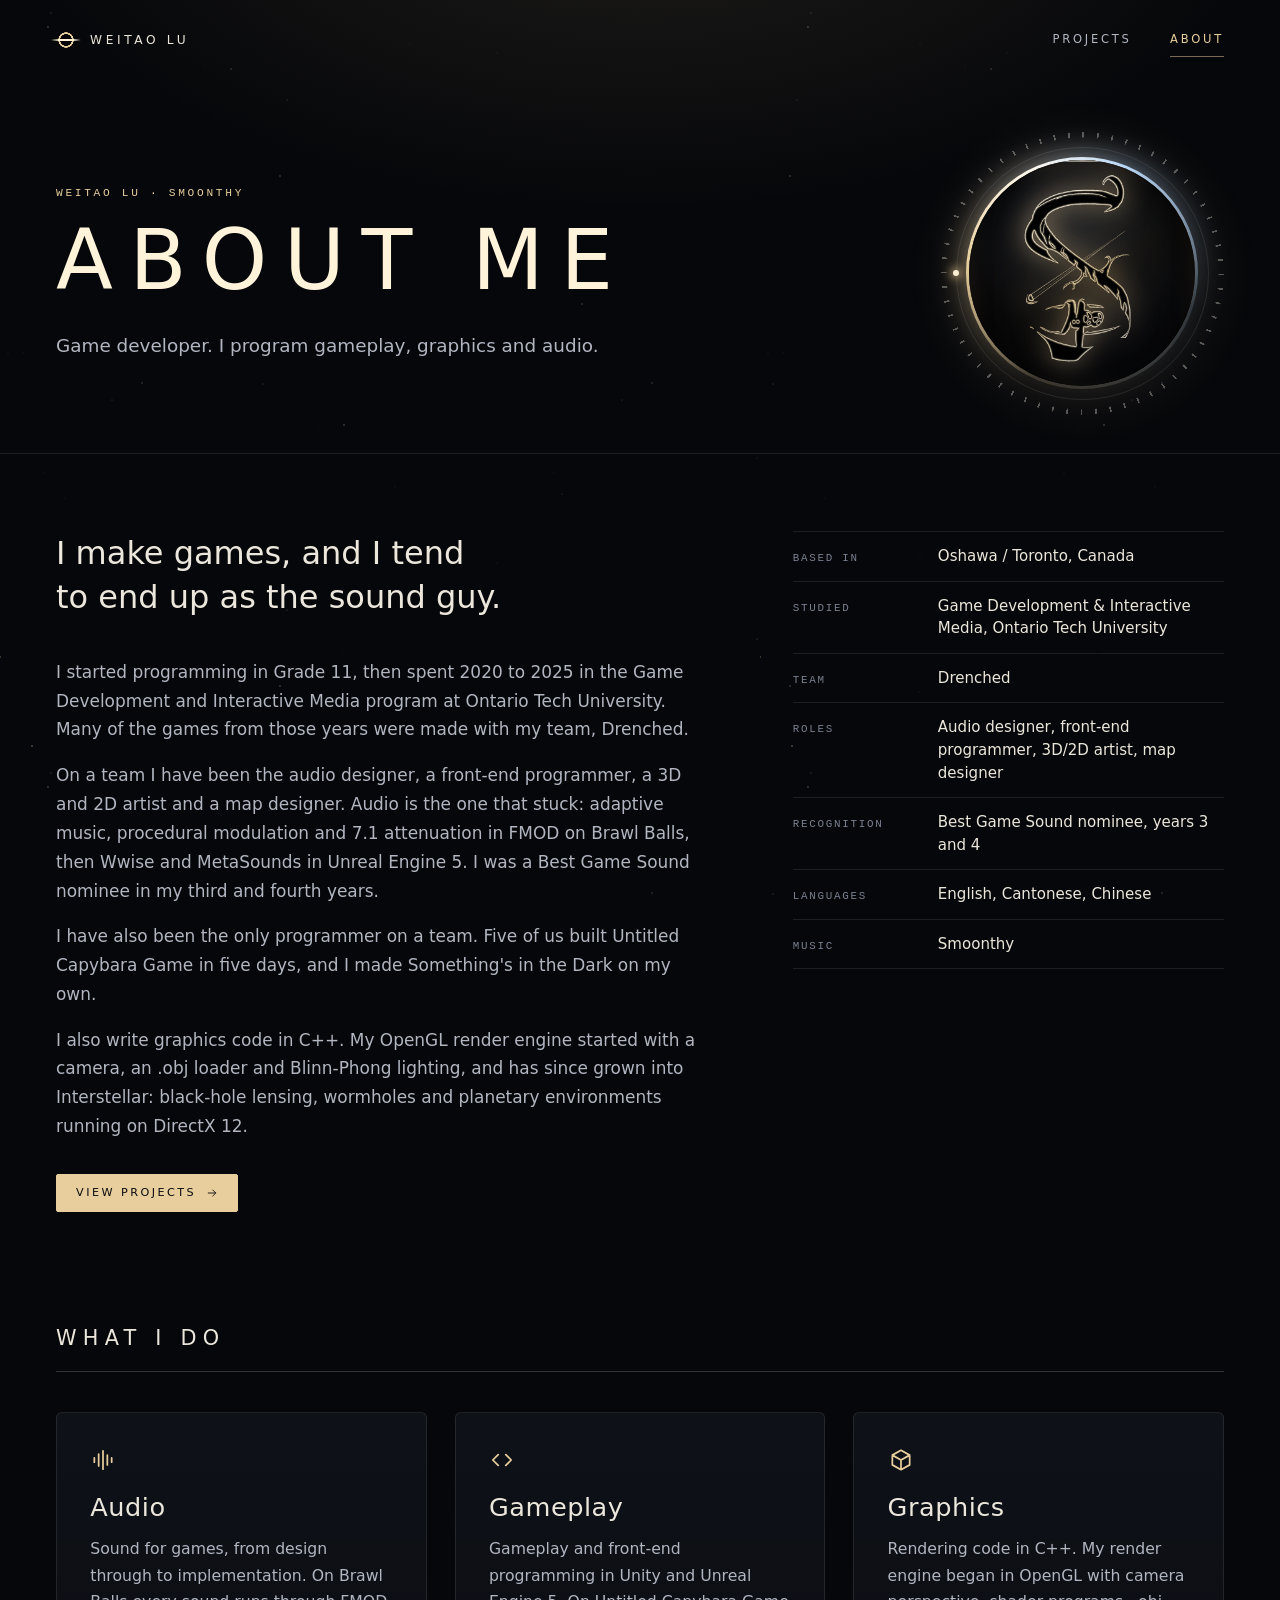
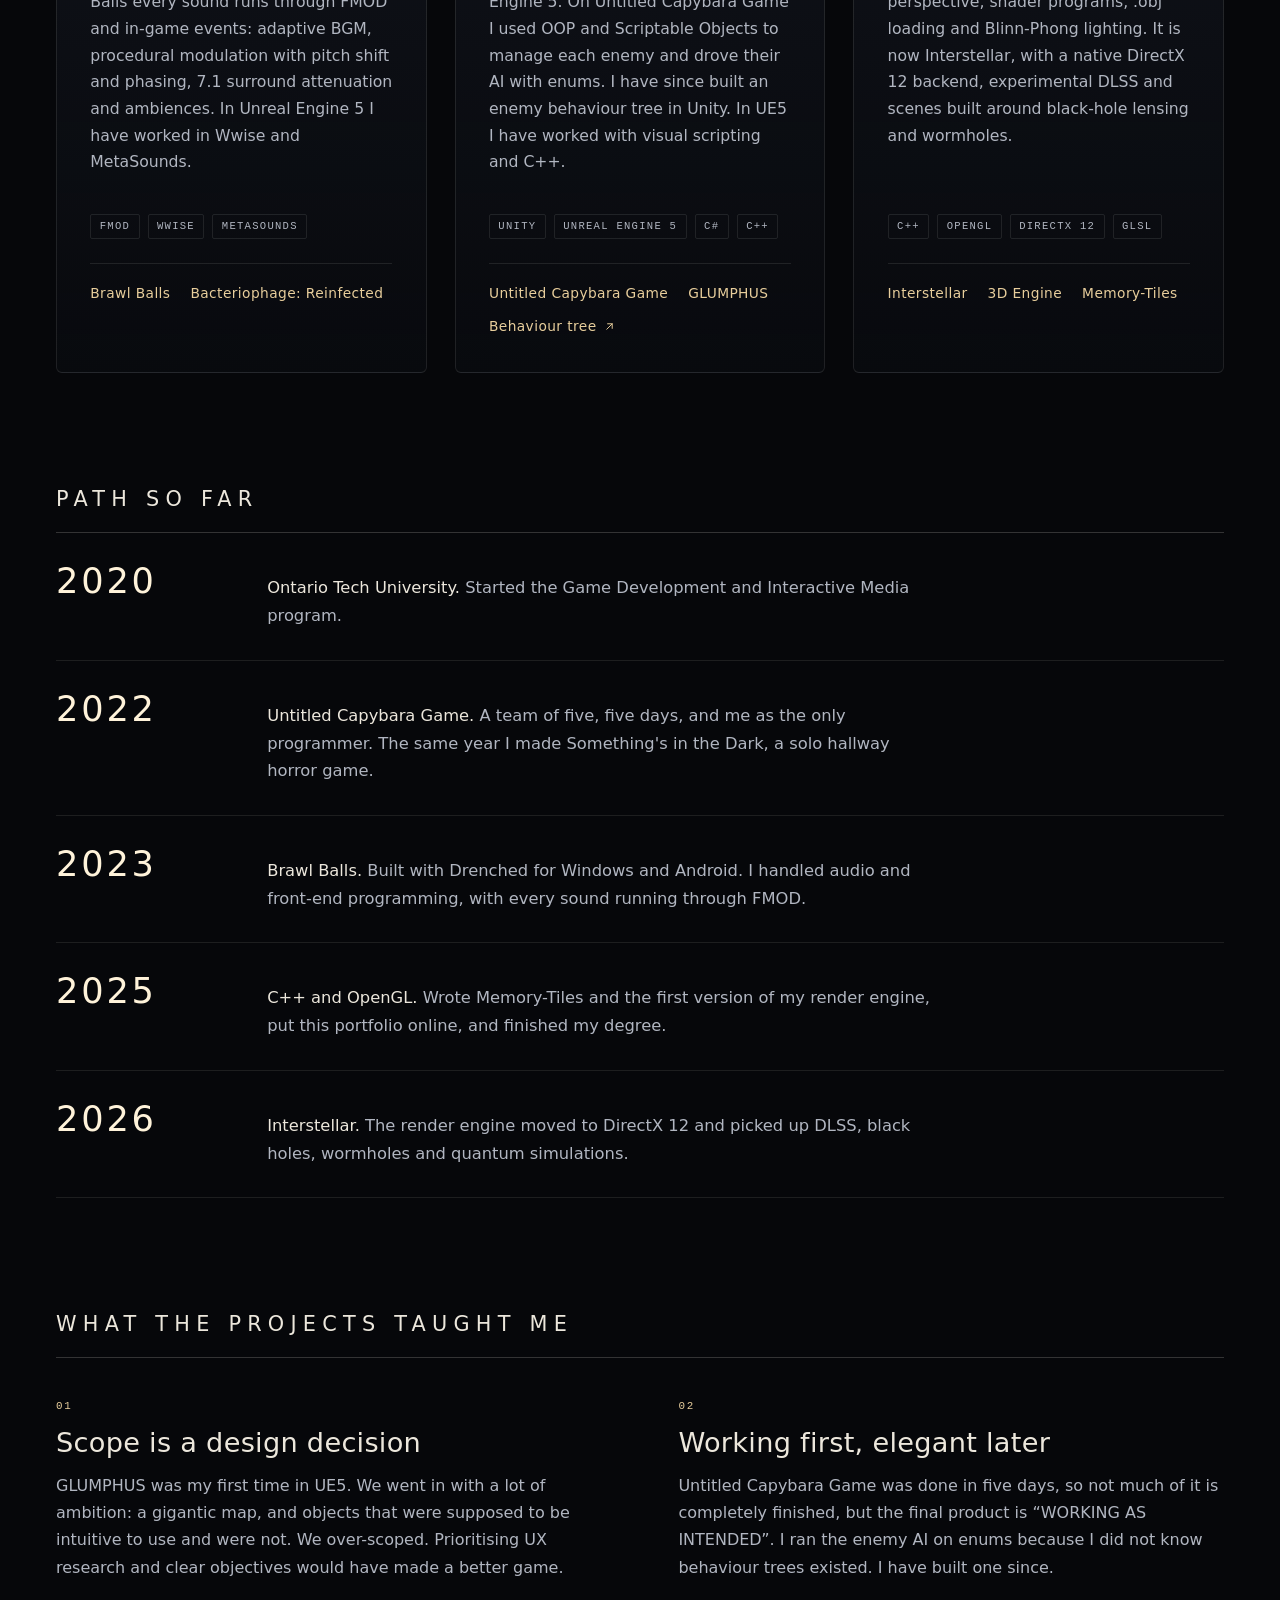
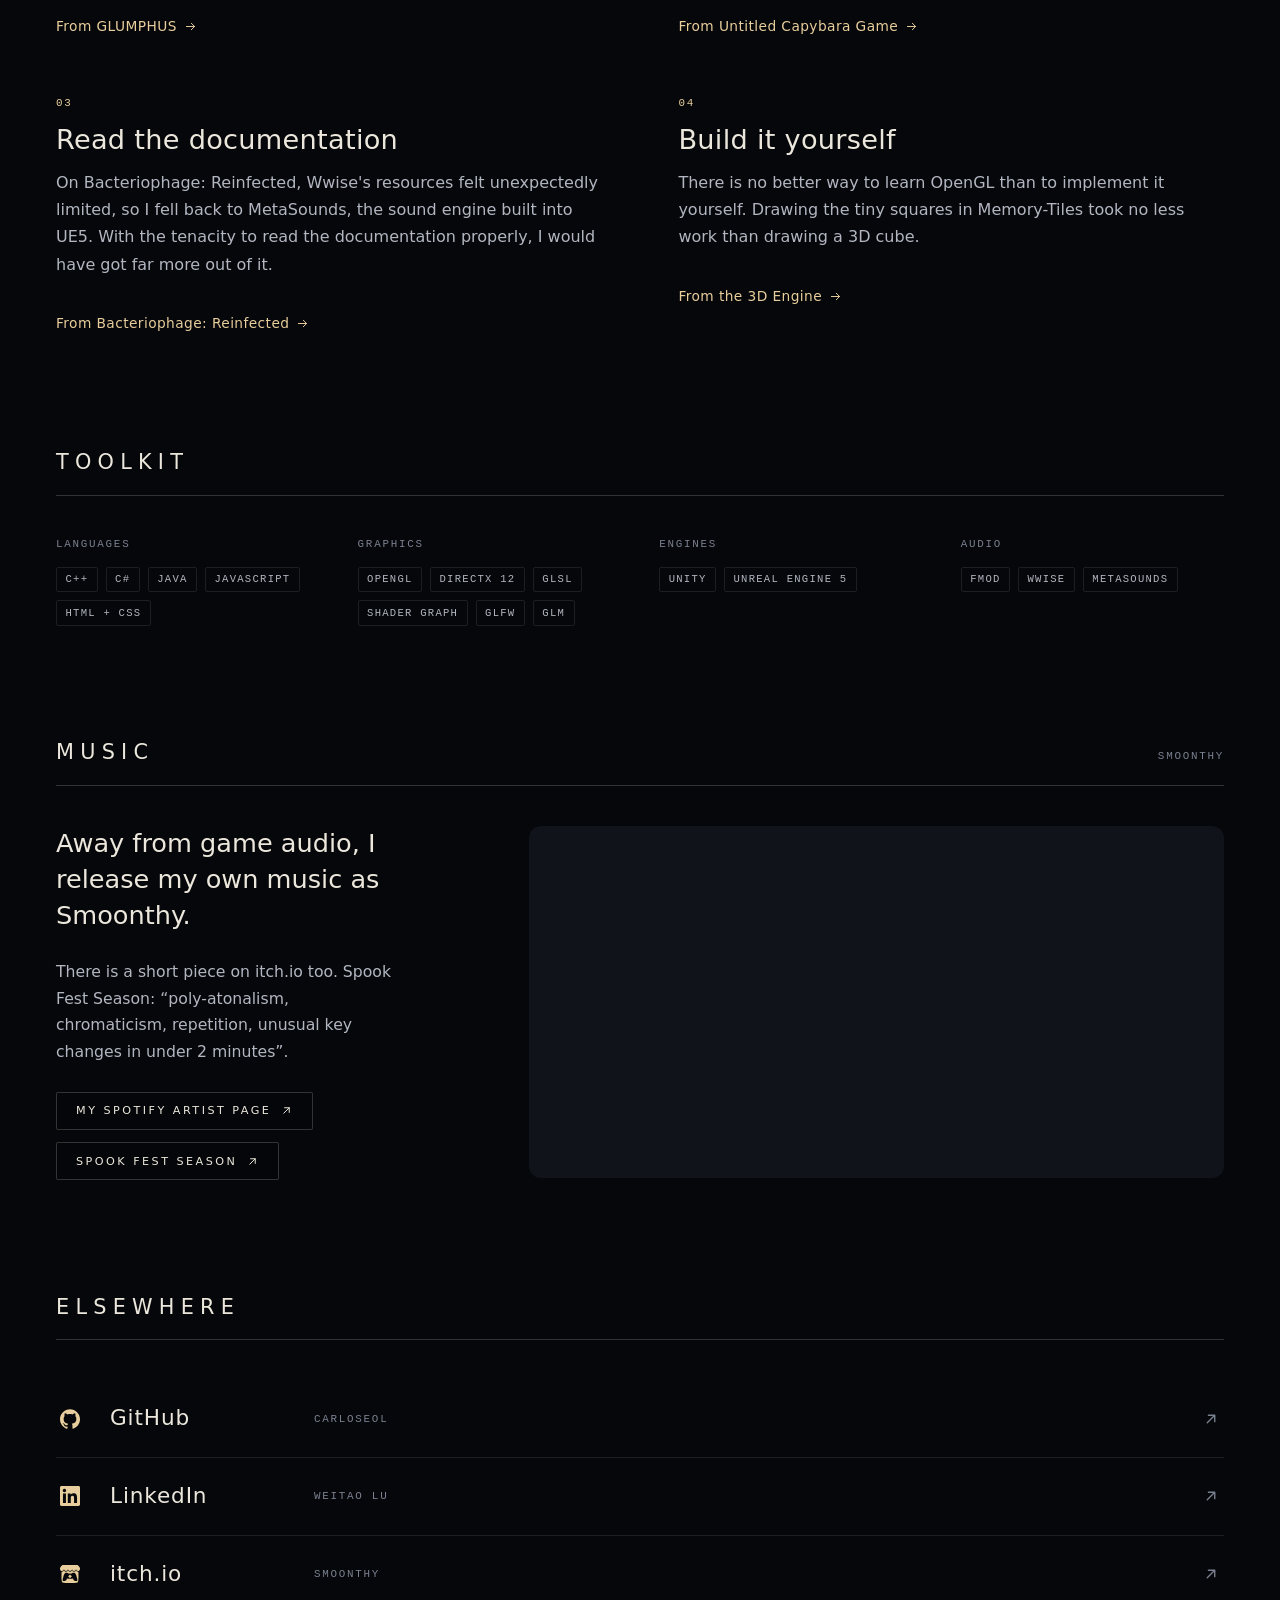
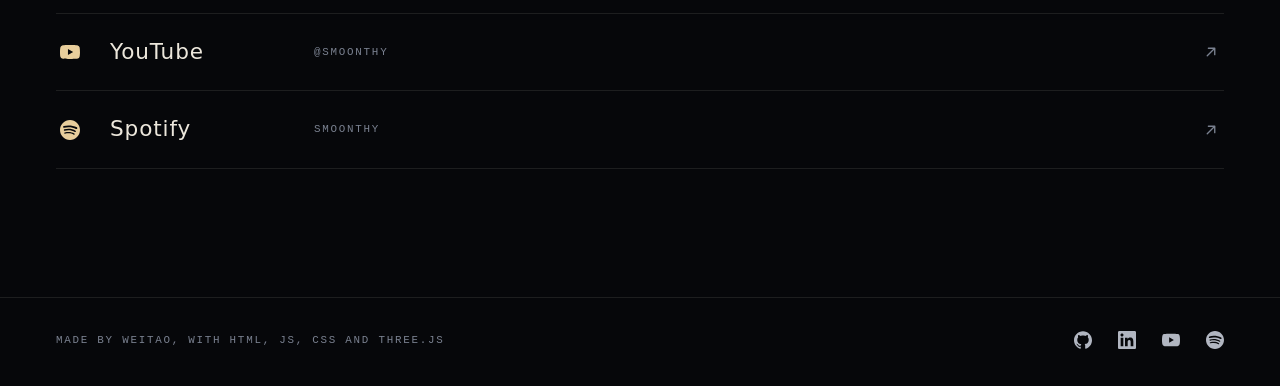
<file: about.html>
<!DOCTYPE html>
<html lang="en">
<head>
    <meta charset="UTF-8">
    <meta name="viewport" content="width=device-width, initial-scale=1">

    <title>About | Weitao Lu</title>
    <meta name="description" content="About Weitao Lu: game developer, graphics programmer and sound guy. Also makes music as Smoonthy.">
    <meta name="theme-color" content="#06070a">
    <meta property="og:title" content="About | Weitao Lu">
    <meta property="og:description" content="Game developer, graphics programmer and sound guy. Also makes music as Smoonthy.">
    <meta property="og:image" content="https://carloseol.github.io/imgs/gargantua-background.png">

    <link rel="icon" type="image/png" href="imgs/SmoonthyLogoTransparent.png">
    <link rel="stylesheet" href="css/site.css">
    <script src="js/site.js" defer></script>
</head>

<body>
    <header class="masthead">
        <div class="nav">
            <a class="brand" href="index.html">
                <span class="brand__mark" aria-hidden="true"></span>
                Weitao Lu
            </a>
            <nav aria-label="Primary">
                <ul class="nav__links">
                    <li><a href="projects.html">Projects</a></li>
                    <li><a href="about.html" aria-current="page">About</a></li>
                </ul>
            </nav>
        </div>

        <div class="masthead__inner wrap">
            <div>
                <p class="eyebrow">Weitao Lu · Smoonthy</p>
                <h1 class="page-title display">About me</h1>
                <p class="lede">Game developer. I program gameplay, graphics and audio.</p>
            </div>
            <div class="emblem">
                <span class="emblem__orbit" aria-hidden="true"></span>
                <span class="emblem__ring" aria-hidden="true"></span>
                <div class="emblem__core">
                    <img src="imgs/SmoonthyLogoTransparent.png" alt="Smoonthy logo" width="1600" height="1600">
                </div>
            </div>
        </div>
    </header>

    <main class="wrap">

        <section class="about" aria-label="Biography">
            <div class="about__bio reveal">
                <p>I make games, and I tend to end up as the sound guy.</p>
                <p>I started programming in Grade 11, then spent 2020 to 2025 in the Game Development and Interactive Media program at Ontario Tech University. Many of the games from those years were made with my team, Drenched.</p>
                <p>On a team I have been the audio designer, a front-end programmer, a 3D and 2D artist and a map designer. Audio is the one that stuck: adaptive music, procedural modulation and 7.1 attenuation in FMOD on Brawl Balls, then Wwise and MetaSounds in Unreal Engine 5. I was a Best Game Sound nominee in my third and fourth years.</p>
                <p>I have also been the only programmer on a team. Five of us built Untitled Capybara Game in five days, and I made Something's in the Dark on my own.</p>
                <p>I also write graphics code in C++. My OpenGL render engine started with a camera, an .obj loader and Blinn-Phong lighting, and has since grown into Interstellar: black-hole lensing, wormholes and planetary environments running on DirectX 12.</p>
                <a class="btn btn--primary" href="projects.html">
                    View projects
                    <span class="icon icon--arrow-e" aria-hidden="true"></span>
                </a>
            </div>

            <aside class="about__facts reveal" aria-label="Quick facts">
                <dl class="specs">
                    <div><dt class="label">Based in</dt><dd>Oshawa / Toronto, Canada</dd></div>
                    <div><dt class="label">Studied</dt><dd>Game Development &amp; Interactive Media, Ontario Tech University</dd></div>
                    <div><dt class="label">Team</dt><dd>Drenched</dd></div>
                    <div><dt class="label">Roles</dt><dd>Audio designer, front-end programmer, 3D/2D artist, map designer</dd></div>
                    <div><dt class="label">Recognition</dt><dd>Best Game Sound nominee, years 3 and 4</dd></div>
                    <div><dt class="label">Languages</dt><dd>English, Cantonese, Chinese</dd></div>
                    <div><dt class="label">Music</dt><dd>Smoonthy</dd></div>
                </dl>
            </aside>
        </section>

        <section class="section" aria-labelledby="work-title">
            <header class="section__head">
                <h2 id="work-title" class="group__title">What I do</h2>
            </header>
            <ul class="cards">
                <li class="card reveal">
                    <span class="icon icon--wave" aria-hidden="true"></span>
                    <h3 class="card__title">Audio</h3>
                    <p>Sound for games, from design through to implementation. On Brawl Balls every sound runs through FMOD and in-game events: adaptive BGM, procedural modulation with pitch shift and phasing, 7.1 surround attenuation and ambiences. In Unreal Engine 5 I have worked in Wwise and MetaSounds.</p>
                    <ul class="tags">
                        <li>FMOD</li>
                        <li>Wwise</li>
                        <li>MetaSounds</li>
                    </ul>
                    <p class="card__links">
                        <a class="textlink" href="projects.html#brawl-balls">Brawl Balls</a>
                        <a class="textlink" href="projects.html#bacteriophage">Bacteriophage: Reinfected</a>
                    </p>
                </li>
                <li class="card reveal">
                    <span class="icon icon--code" aria-hidden="true"></span>
                    <h3 class="card__title">Gameplay</h3>
                    <p>Gameplay and front-end programming in Unity and Unreal Engine 5. On Untitled Capybara Game I used OOP and Scriptable Objects to manage each enemy and drove their AI with enums. I have since built an enemy behaviour tree in Unity. In UE5 I have worked with visual scripting and C++.</p>
                    <ul class="tags">
                        <li>Unity</li>
                        <li>Unreal Engine 5</li>
                        <li>C#</li>
                        <li>C++</li>
                    </ul>
                    <p class="card__links">
                        <a class="textlink" href="projects.html#capybara">Untitled Capybara Game</a>
                        <a class="textlink" href="projects.html#glumphus">GLUMPHUS</a>
                        <a class="textlink" href="https://github.com/CarlosEOL/AlienIsolation" target="_blank" rel="noopener noreferrer">Behaviour tree <span class="icon icon--arrow-ne" aria-hidden="true"></span></a>
                    </p>
                </li>
                <li class="card reveal">
                    <span class="icon icon--cube" aria-hidden="true"></span>
                    <h3 class="card__title">Graphics</h3>
                    <p>Rendering code in C++. My render engine began in OpenGL with camera perspective, shader programs, .obj loading and Blinn-Phong lighting. It is now Interstellar, with a native DirectX 12 backend, experimental DLSS and scenes built around black-hole lensing and wormholes.</p>
                    <ul class="tags">
                        <li>C++</li>
                        <li>OpenGL</li>
                        <li>DirectX 12</li>
                        <li>GLSL</li>
                    </ul>
                    <p class="card__links">
                        <a class="textlink" href="projects.html#latest">Interstellar</a>
                        <a class="textlink" href="projects.html#render-engine">3D Engine</a>
                        <a class="textlink" href="projects.html#memory-tiles">Memory-Tiles</a>
                    </p>
                </li>
            </ul>
        </section>

        <section class="section" aria-labelledby="path-title">
            <header class="section__head">
                <h2 id="path-title" class="group__title">Path so far</h2>
            </header>
            <ol class="path">
                <li class="reveal">
                    <span class="path__year">2020</span>
                    <p><strong>Ontario Tech University.</strong> Started the Game Development and Interactive Media program.</p>
                </li>
                <li class="reveal">
                    <span class="path__year">2022</span>
                    <p><strong>Untitled Capybara Game.</strong> A team of five, five days, and me as the only programmer. The same year I made Something's in the Dark, a solo hallway horror game.</p>
                </li>
                <li class="reveal">
                    <span class="path__year">2023</span>
                    <p><strong>Brawl Balls.</strong> Built with Drenched for Windows and Android. I handled audio and front-end programming, with every sound running through FMOD.</p>
                </li>
                <li class="reveal">
                    <span class="path__year">2025</span>
                    <p><strong>C++ and OpenGL.</strong> Wrote Memory-Tiles and the first version of my render engine, put this portfolio online, and finished my degree.</p>
                </li>
                <li class="reveal">
                    <span class="path__year">2026</span>
                    <p><strong>Interstellar.</strong> The render engine moved to DirectX 12 and picked up DLSS, black holes, wormholes and quantum simulations.</p>
                </li>
            </ol>
        </section>

        <section class="section" aria-labelledby="lessons-title">
            <header class="section__head">
                <h2 id="lessons-title" class="group__title">What the projects taught me</h2>
            </header>
            <ol class="lessons">
                <li class="lesson reveal">
                    <p class="lesson__index label">01</p>
                    <h3 class="lesson__title">Scope is a design decision</h3>
                    <p>GLUMPHUS was my first time in UE5. We went in with a lot of ambition: a gigantic map, and objects that were supposed to be intuitive to use and were not. We over-scoped. Prioritising UX research and clear objectives would have made a better game.</p>
                    <a class="textlink" href="projects.html#glumphus">From GLUMPHUS <span class="icon icon--arrow-e" aria-hidden="true"></span></a>
                </li>
                <li class="lesson reveal">
                    <p class="lesson__index label">02</p>
                    <h3 class="lesson__title">Working first, elegant later</h3>
                    <p>Untitled Capybara Game was done in five days, so not much of it is completely finished, but the final product is “WORKING AS INTENDED”. I ran the enemy AI on enums because I did not know behaviour trees existed. I have built one since.</p>
                    <a class="textlink" href="projects.html#capybara">From Untitled Capybara Game <span class="icon icon--arrow-e" aria-hidden="true"></span></a>
                </li>
                <li class="lesson reveal">
                    <p class="lesson__index label">03</p>
                    <h3 class="lesson__title">Read the documentation</h3>
                    <p>On Bacteriophage: Reinfected, Wwise's resources felt unexpectedly limited, so I fell back to MetaSounds, the sound engine built into UE5. With the tenacity to read the documentation properly, I would have got far more out of it.</p>
                    <a class="textlink" href="projects.html#bacteriophage">From Bacteriophage: Reinfected <span class="icon icon--arrow-e" aria-hidden="true"></span></a>
                </li>
                <li class="lesson reveal">
                    <p class="lesson__index label">04</p>
                    <h3 class="lesson__title">Build it yourself</h3>
                    <p>There is no better way to learn OpenGL than to implement it yourself. Drawing the tiny squares in Memory-Tiles took no less work than drawing a 3D cube.</p>
                    <a class="textlink" href="projects.html#render-engine">From the 3D Engine <span class="icon icon--arrow-e" aria-hidden="true"></span></a>
                </li>
            </ol>
        </section>

        <section class="section" aria-labelledby="toolkit-title">
            <header class="section__head">
                <h2 id="toolkit-title" class="group__title">Toolkit</h2>
            </header>
            <dl class="toolkit reveal">
                <div>
                    <dt class="label">Languages</dt>
                    <dd>
                        <ul class="tags">
                            <li>C++</li>
                            <li>C#</li>
                            <li>Java</li>
                            <li>JavaScript</li>
                            <li>HTML + CSS</li>
                        </ul>
                    </dd>
                </div>
                <div>
                    <dt class="label">Graphics</dt>
                    <dd>
                        <ul class="tags">
                            <li>OpenGL</li>
                            <li>DirectX 12</li>
                            <li>GLSL</li>
                            <li>Shader Graph</li>
                            <li>GLFW</li>
                            <li>glm</li>
                        </ul>
                    </dd>
                </div>
                <div>
                    <dt class="label">Engines</dt>
                    <dd>
                        <ul class="tags">
                            <li>Unity</li>
                            <li>Unreal Engine 5</li>
                        </ul>
                    </dd>
                </div>
                <div>
                    <dt class="label">Audio</dt>
                    <dd>
                        <ul class="tags">
                            <li>FMOD</li>
                            <li>Wwise</li>
                            <li>MetaSounds</li>
                        </ul>
                    </dd>
                </div>
            </dl>
        </section>

        <section class="section" aria-labelledby="music-title">
            <header class="section__head">
                <h2 id="music-title" class="group__title">Music</h2>
                <span class="label">Smoonthy</span>
            </header>
            <div class="music reveal">
                <div class="music__copy">
                    <p>Away from game audio, I release my own music as Smoonthy.</p>
                    <p class="music__note">There is a short piece on itch.io too. Spook Fest Season: “poly-atonalism, chromaticism, repetition, unusual key changes in under 2 minutes”.</p>
                    <div class="music__actions">
                        <a class="btn" href="https://open.spotify.com/artist/6OdnVMSnAFQ1AN4dt7hIyo?si=LE-pt3MBTmanfOJVAaQlDA" target="_blank" rel="noopener noreferrer">
                            My Spotify artist page
                            <span class="icon icon--arrow-ne" aria-hidden="true"></span>
                        </a>
                        <a class="btn" href="https://smoonthy.itch.io/spook-fest-season" target="_blank" rel="noopener noreferrer">
                            Spook Fest Season
                            <span class="icon icon--arrow-ne" aria-hidden="true"></span>
                        </a>
                    </div>
                </div>
                <iframe class="music__embed"
                        title="Smoonthy on Spotify"
                        src="https://open.spotify.com/embed/artist/6OdnVMSnAFQ1AN4dt7hIyo?utm_source=generator&amp;theme=0"
                        allow="autoplay; clipboard-write; encrypted-media; fullscreen; picture-in-picture"
                        loading="lazy"></iframe>
            </div>
        </section>

        <section class="section" aria-labelledby="elsewhere-title">
            <header class="section__head">
                <h2 id="elsewhere-title" class="group__title">Elsewhere</h2>
            </header>
            <ul class="links reveal">
                <li>
                    <a href="https://github.com/CarlosEOL" target="_blank" rel="noopener noreferrer">
                        <span class="icon icon--github" aria-hidden="true"></span>
                        <span class="links__name">GitHub</span>
                        <span class="links__handle label">CarlosEOL</span>
                        <span class="icon icon--arrow-ne" aria-hidden="true"></span>
                    </a>
                </li>
                <li>
                    <a href="https://www.linkedin.com/in/carlos-lu-8a4ab1252/" target="_blank" rel="noopener noreferrer">
                        <span class="icon icon--linkedin" aria-hidden="true"></span>
                        <span class="links__name">LinkedIn</span>
                        <span class="links__handle label">Weitao Lu</span>
                        <span class="icon icon--arrow-ne" aria-hidden="true"></span>
                    </a>
                </li>
                <li>
                    <a href="https://smoonthy.itch.io/" target="_blank" rel="noopener noreferrer">
                        <span class="icon icon--itch" aria-hidden="true"></span>
                        <span class="links__name">itch.io</span>
                        <span class="links__handle label">smoonthy</span>
                        <span class="icon icon--arrow-ne" aria-hidden="true"></span>
                    </a>
                </li>
                <li>
                    <a href="https://www.youtube.com/@smoonthy" target="_blank" rel="noopener noreferrer">
                        <span class="icon icon--youtube" aria-hidden="true"></span>
                        <span class="links__name">YouTube</span>
                        <span class="links__handle label">@smoonthy</span>
                        <span class="icon icon--arrow-ne" aria-hidden="true"></span>
                    </a>
                </li>
                <li>
                    <a href="https://open.spotify.com/artist/6OdnVMSnAFQ1AN4dt7hIyo" target="_blank" rel="noopener noreferrer">
                        <span class="icon icon--spotify" aria-hidden="true"></span>
                        <span class="links__name">Spotify</span>
                        <span class="links__handle label">Smoonthy</span>
                        <span class="icon icon--arrow-ne" aria-hidden="true"></span>
                    </a>
                </li>
            </ul>
        </section>
    </main>

    <footer class="footer">
        <div class="footer__inner wrap">
            <p class="footer__note label">Made by Weitao, with HTML, JS, CSS and three.js</p>
            <ul class="social">
                <li><a href="https://github.com/CarlosEOL" target="_blank" rel="noopener noreferrer" aria-label="GitHub"><span class="icon icon--github" aria-hidden="true"></span></a></li>
                <li><a href="https://www.linkedin.com/in/carlos-lu-8a4ab1252/" target="_blank" rel="noopener noreferrer" aria-label="LinkedIn"><span class="icon icon--linkedin" aria-hidden="true"></span></a></li>
                <li><a href="https://www.youtube.com/@smoonthy" target="_blank" rel="noopener noreferrer" aria-label="YouTube"><span class="icon icon--youtube" aria-hidden="true"></span></a></li>
                <li><a href="https://open.spotify.com/artist/6OdnVMSnAFQ1AN4dt7hIyo" target="_blank" rel="noopener noreferrer" aria-label="Spotify"><span class="icon icon--spotify" aria-hidden="true"></span></a></li>
            </ul>
        </div>
    </footer>
</body>
</html>
</file>
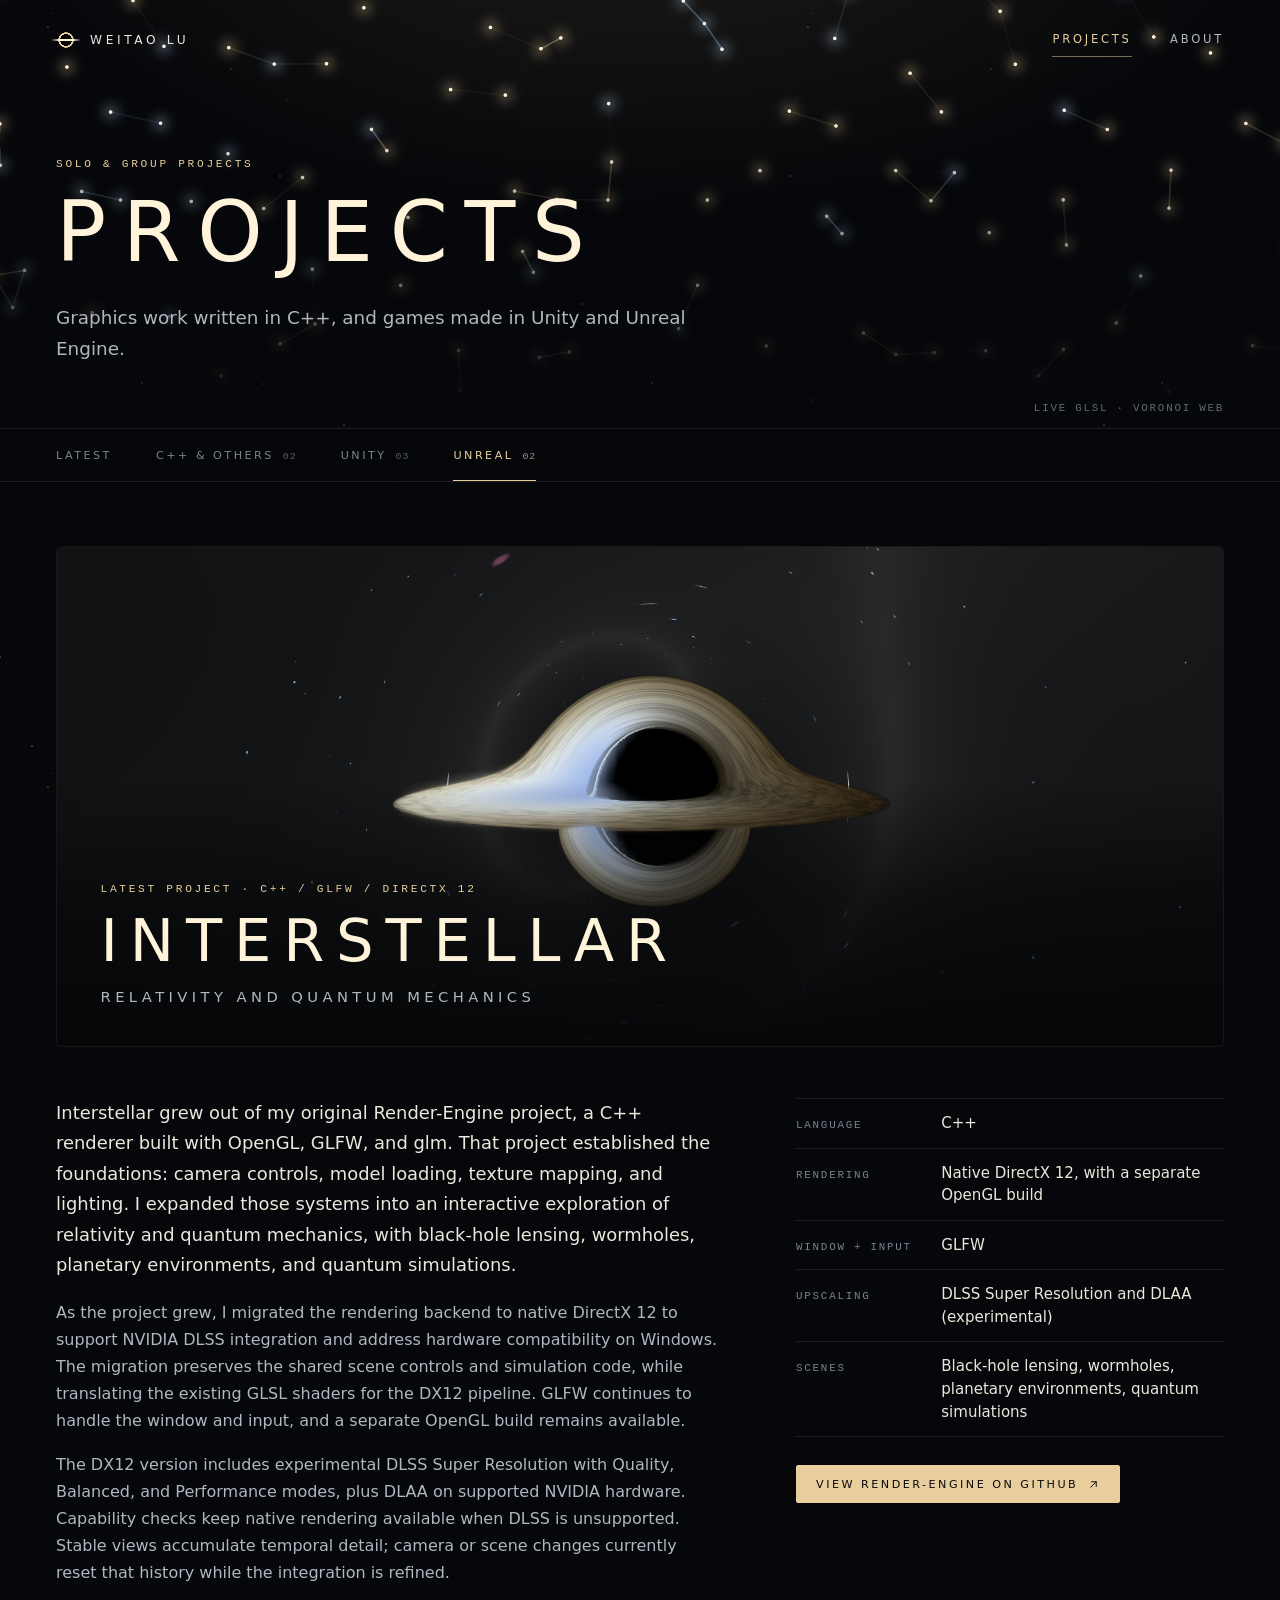
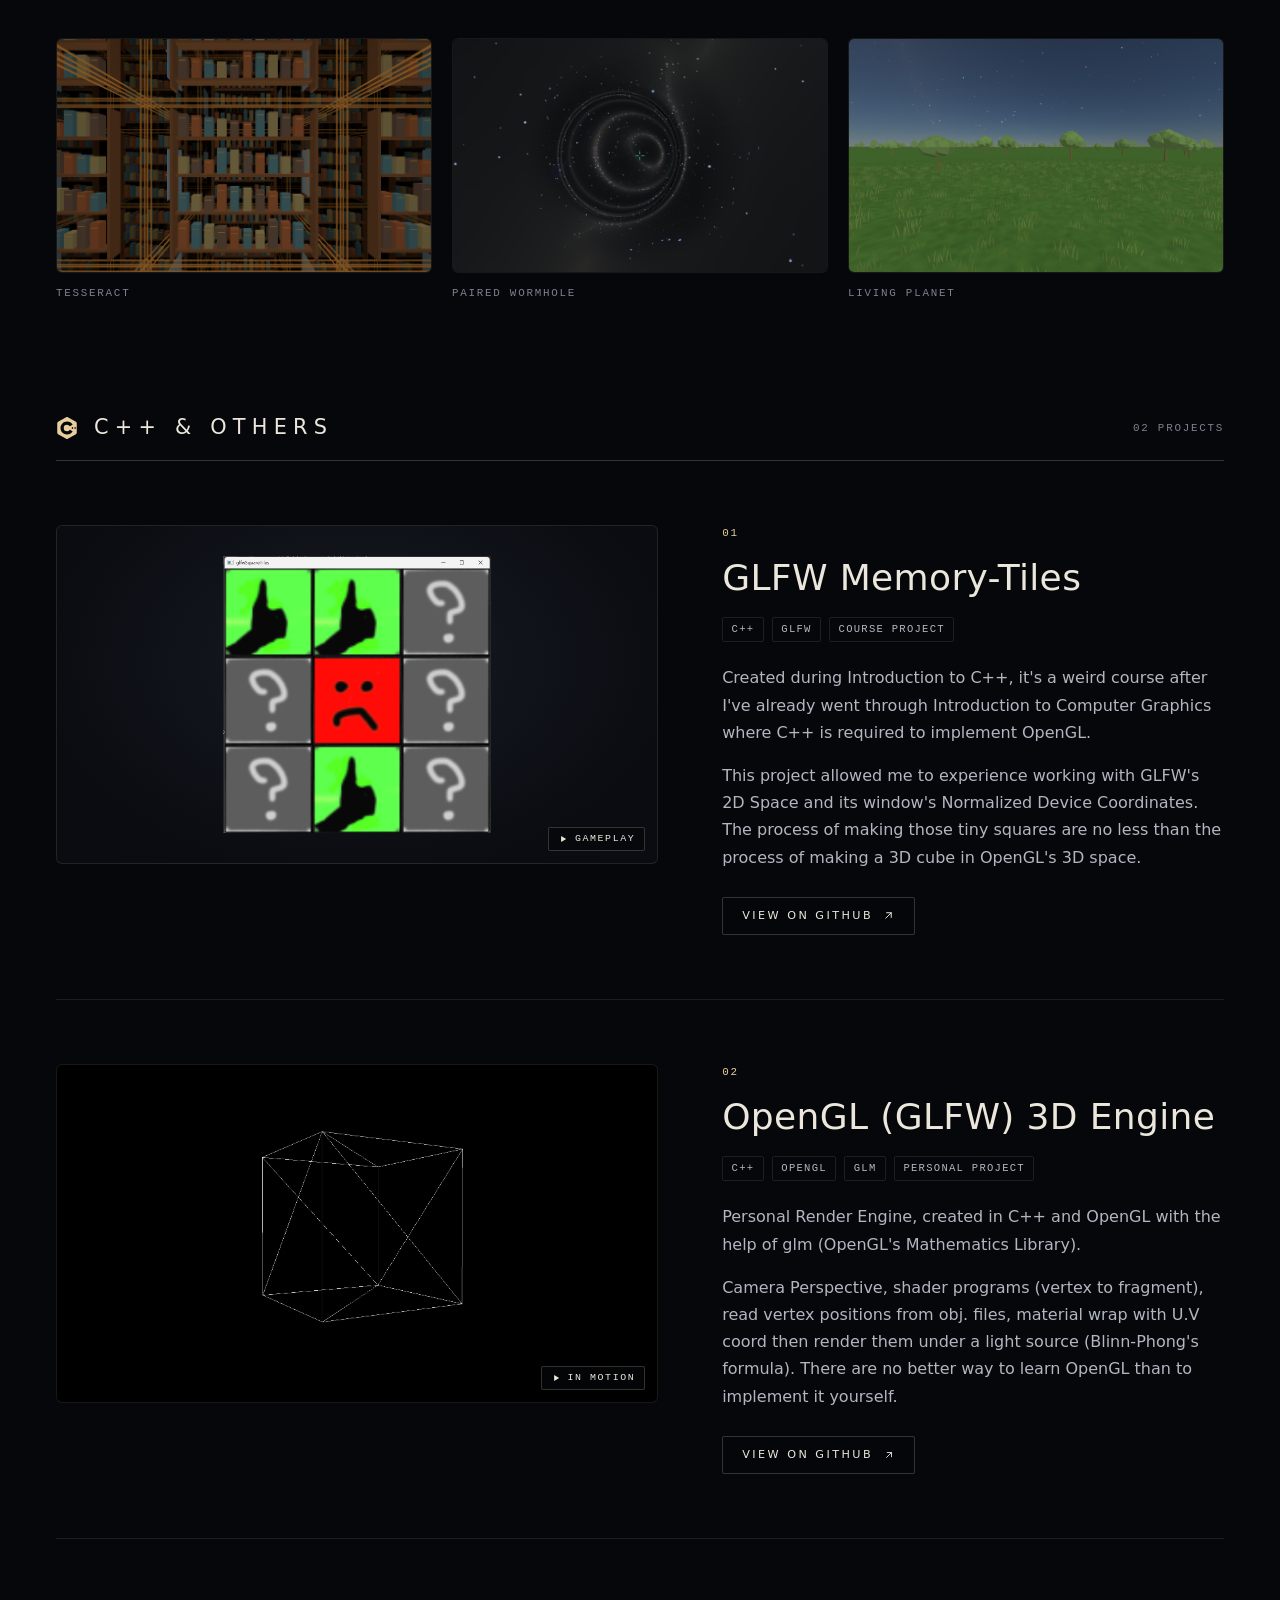
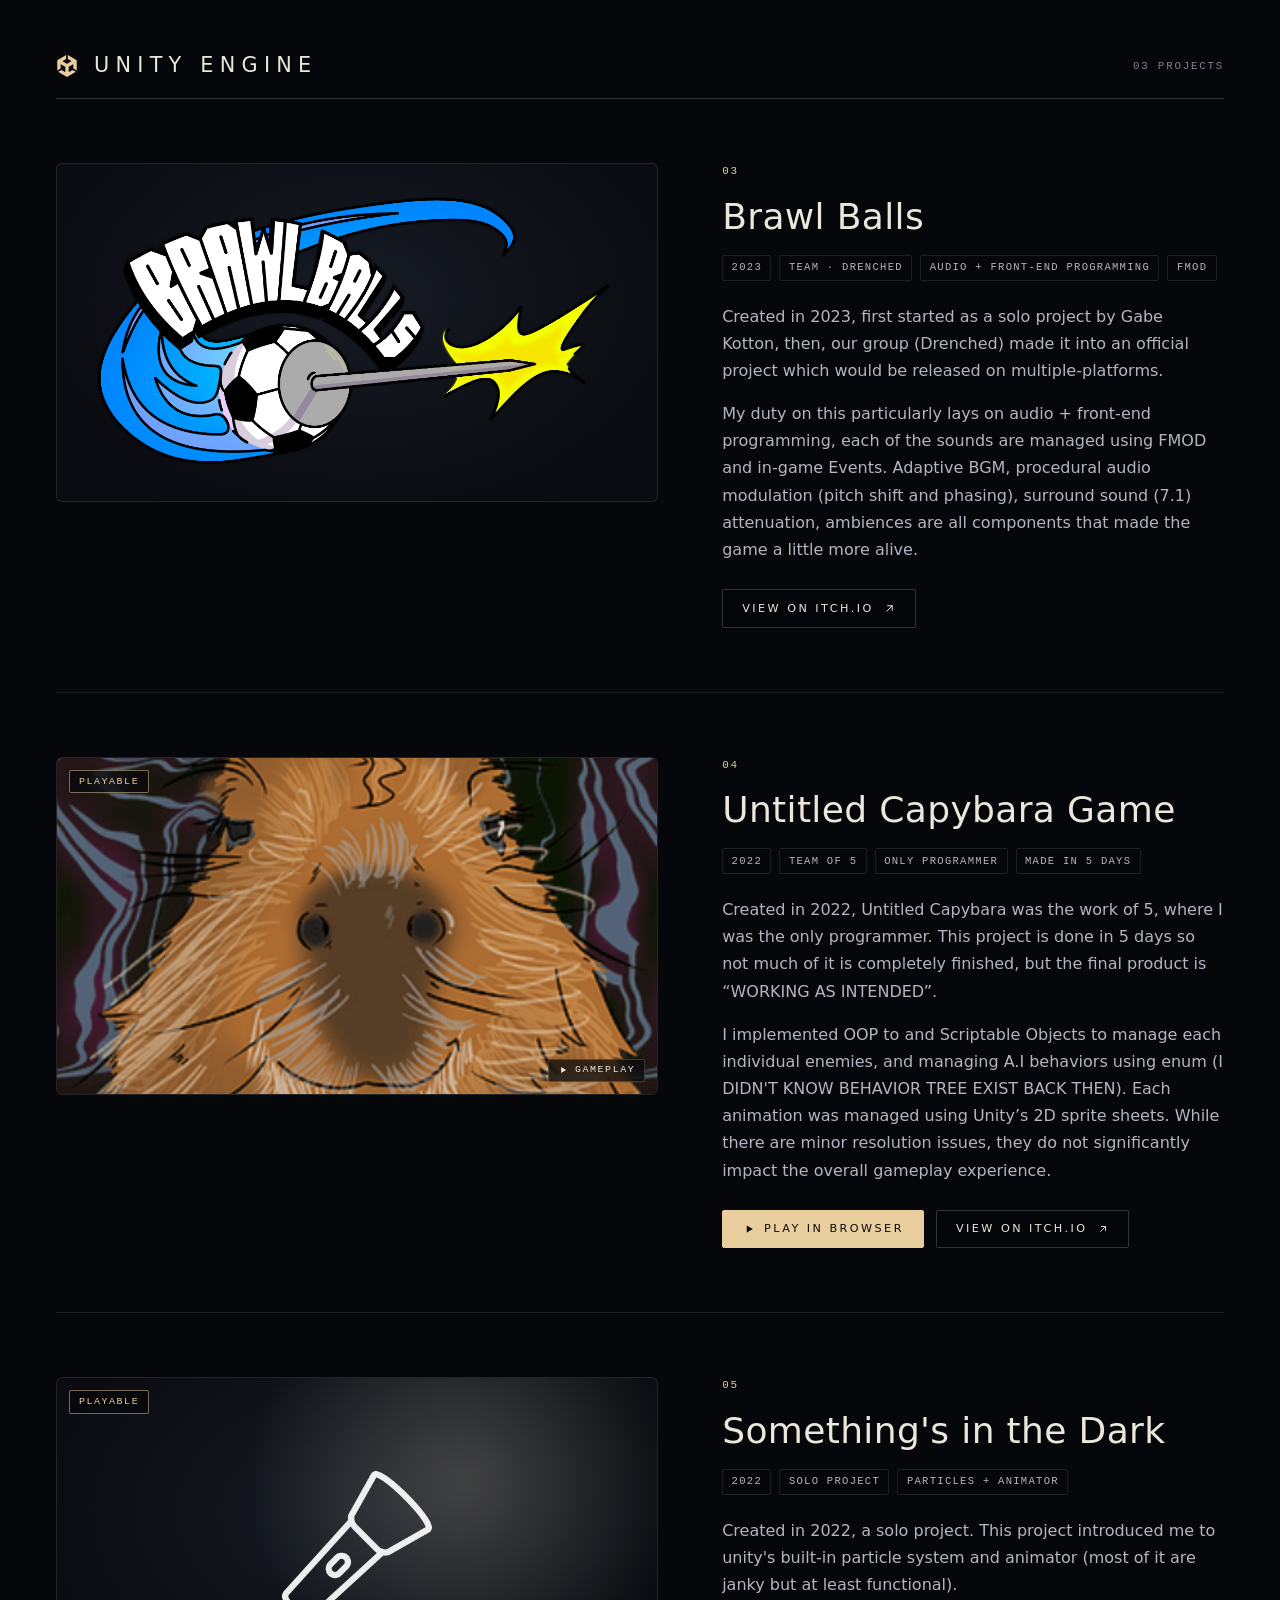
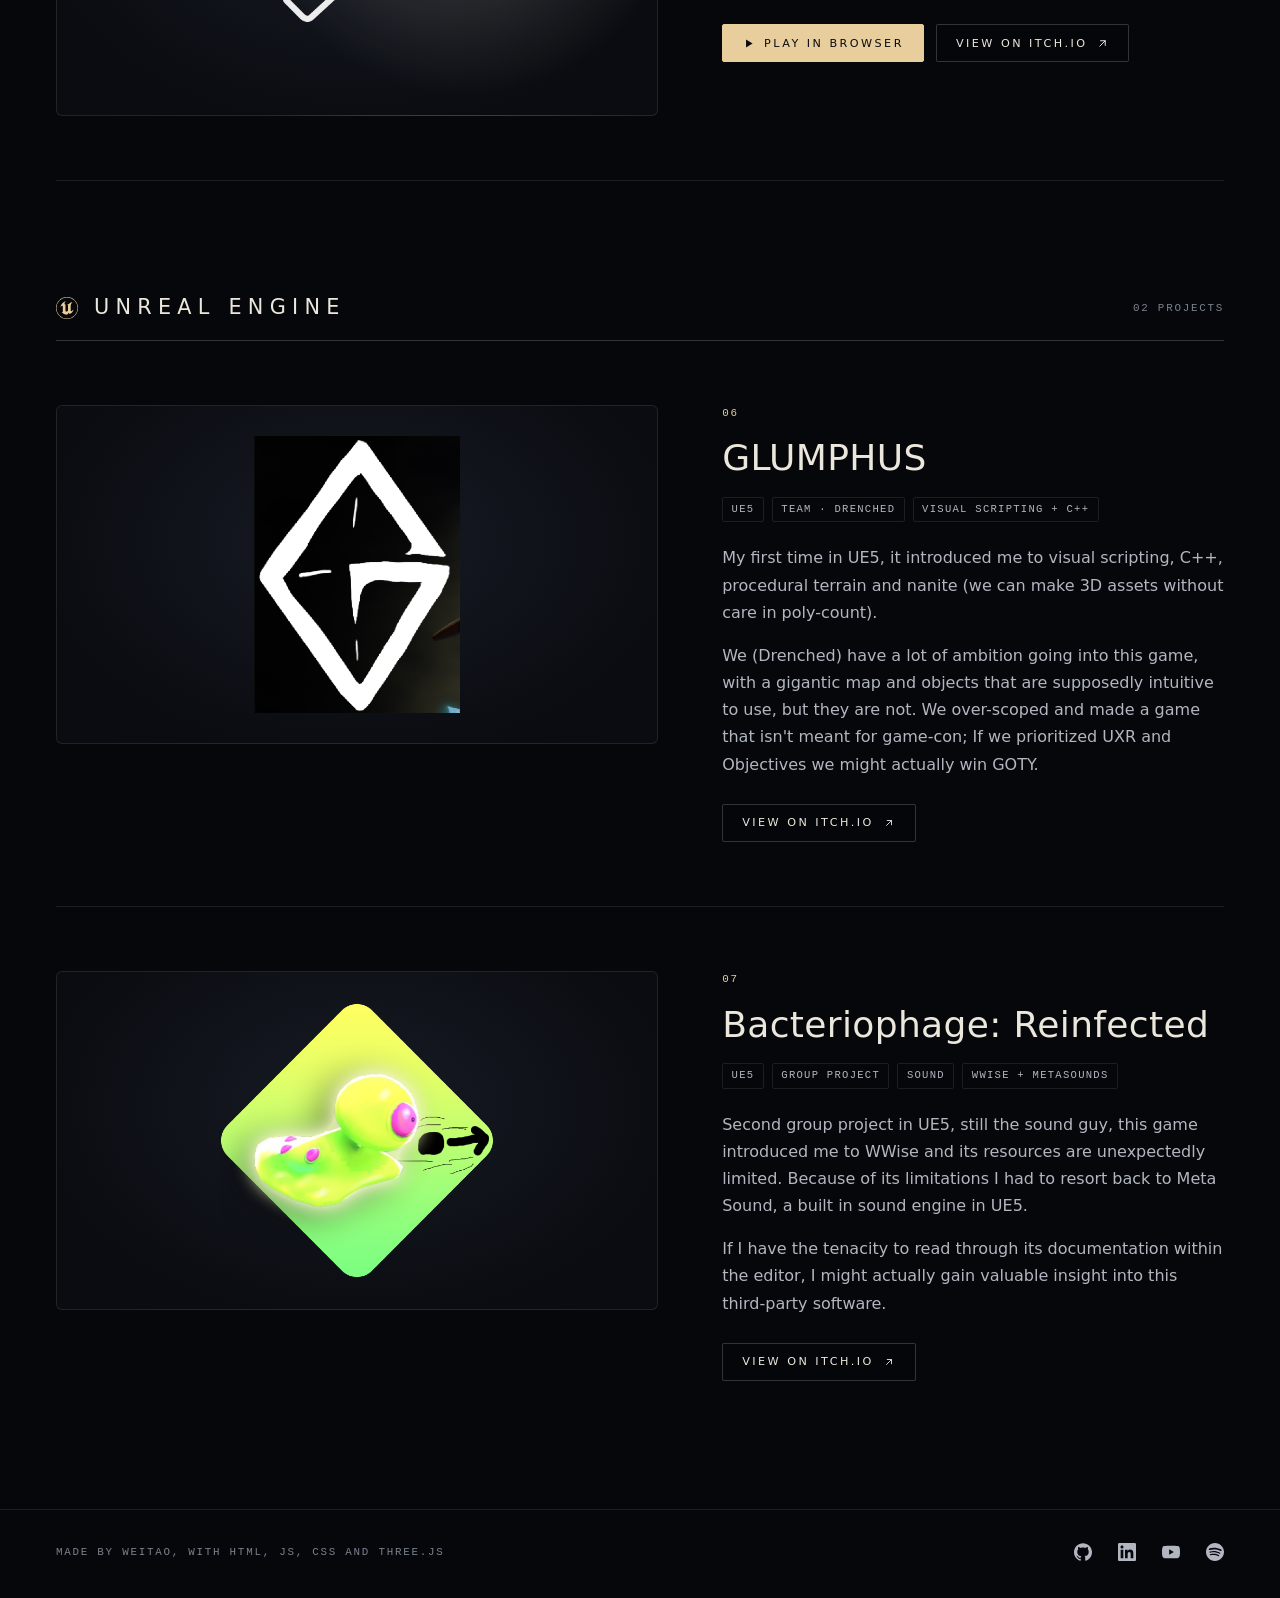
<file: projects.html>
<!DOCTYPE html>
<html lang="en">
<head>
    <meta charset="UTF-8">
    <meta name="viewport" content="width=device-width, initial-scale=1">

    <title>Projects | Weitao Lu</title>
    <meta name="description" content="Solo and group projects by Weitao Lu: graphics work written in C++, and games made in Unity and Unreal Engine.">
    <meta name="theme-color" content="#06070a">
    <meta property="og:title" content="Projects | Weitao Lu">
    <meta property="og:description" content="Graphics work written in C++, and games made in Unity and Unreal Engine.">
    <meta property="og:image" content="https://carloseol.github.io/imgs/interstellar/gargantua-hdr-disc.png">

    <link rel="icon" type="image/png" href="imgs/SmoonthyLogoTransparent.png">
    <link rel="stylesheet" href="css/site.css">
    <script src="js/site.js" defer></script>
</head>

<body>
    <header class="masthead">
        <!-- Live WebGL shader: a Voronoi field of drifting points. See js/site.js. -->
        <canvas class="masthead__shader" aria-hidden="true"></canvas>

        <div class="nav">
            <a class="brand" href="index.html">
                <span class="brand__mark" aria-hidden="true"></span>
                Weitao Lu
            </a>
            <nav aria-label="Primary">
                <ul class="nav__links">
                    <li><a href="projects.html" aria-current="page">Projects</a></li>
                    <li><a href="about.html">About</a></li>
                </ul>
            </nav>
        </div>

        <div class="masthead__inner wrap">
            <div>
                <p class="eyebrow">Solo &amp; group projects</p>
                <h1 class="page-title display">Projects</h1>
                <p class="lede">Graphics work written in C++, and games made in Unity and Unreal Engine.</p>
            </div>
        </div>
        <p class="masthead__note label">Live GLSL · Voronoi web</p>
    </header>

    <nav class="tabs" aria-label="Project categories">
        <ul class="tabs__list wrap">
            <li><a href="#latest" aria-current="true">Latest</a></li>
            <li><a href="#others">C++ &amp; others <small>02</small></a></li>
            <li><a href="#unity">Unity <small>03</small></a></li>
            <li><a href="#unreal">Unreal <small>02</small></a></li>
        </ul>
    </nav>

    <main class="wrap">

        <!-- Latest ------------------------------------------------------- -->
        <section id="latest" class="feature" aria-labelledby="latest-title">
            <figure class="feature__hero">
                <img src="imgs/interstellar/gargantua-hdr-disc.png" alt="Gargantua and its luminous accretion disk rendered in the Interstellar project" width="1980" height="1020" fetchpriority="high">
                <figcaption class="feature__caption">
                    <p class="eyebrow">Latest project · C++ / GLFW / DirectX 12</p>
                    <h2 id="latest-title" class="feature__title display">
                        Interstellar
                        <span class="feature__subtitle">Relativity and Quantum Mechanics</span>
                    </h2>
                </figcaption>
            </figure>

            <div class="feature__grid">
                <div class="prose reveal">
                    <p>Interstellar grew out of my original Render-Engine project, a C++ renderer built with OpenGL, GLFW, and glm. That project established the foundations: camera controls, model loading, texture mapping, and lighting. I expanded those systems into an interactive exploration of relativity and quantum mechanics, with black-hole lensing, wormholes, planetary environments, and quantum simulations.</p>
                    <p>As the project grew, I migrated the rendering backend to native DirectX 12 to support NVIDIA DLSS integration and address hardware compatibility on Windows. The migration preserves the shared scene controls and simulation code, while translating the existing GLSL shaders for the DX12 pipeline. GLFW continues to handle the window and input, and a separate OpenGL build remains available.</p>
                    <p>The DX12 version includes experimental DLSS Super Resolution with Quality, Balanced, and Performance modes, plus DLAA on supported NVIDIA hardware. Capability checks keep native rendering available when DLSS is unsupported. Stable views accumulate temporal detail; camera or scene changes currently reset that history while the integration is refined.</p>
                </div>

                <aside class="reveal" aria-label="Project details">
                    <dl class="specs">
                        <div><dt class="label">Language</dt><dd>C++</dd></div>
                        <div><dt class="label">Rendering</dt><dd>Native DirectX 12, with a separate OpenGL build</dd></div>
                        <div><dt class="label">Window + input</dt><dd>GLFW</dd></div>
                        <div><dt class="label">Upscaling</dt><dd>DLSS Super Resolution and DLAA (experimental)</dd></div>
                        <div><dt class="label">Scenes</dt><dd>Black-hole lensing, wormholes, planetary environments, quantum simulations</dd></div>
                    </dl>
                    <a class="btn btn--primary" href="https://github.com/CarlosEOL/Render-Engine" target="_blank" rel="noopener noreferrer">
                        View Render-Engine on GitHub
                        <span class="icon icon--arrow-ne" aria-hidden="true"></span>
                    </a>
                </aside>
            </div>

            <ul class="shots reveal">
                <li>
                    <figure class="shot">
                        <a href="imgs/interstellar/gargantua-tesseract.png" data-zoom="Tesseract">
                            <img src="imgs/interstellar/gargantua-tesseract.png" alt="The tesseract's repeating bookshelves" width="1524" height="1020" loading="lazy">
                        </a>
                        <figcaption class="label">Tesseract</figcaption>
                    </figure>
                </li>
                <li>
                    <figure class="shot">
                        <a href="imgs/interstellar/paired-wormhole.png" data-zoom="Paired wormhole">
                            <img src="imgs/interstellar/paired-wormhole.png" alt="Gravitational lensing through a paired wormhole" width="1980" height="1020" loading="lazy">
                        </a>
                        <figcaption class="label">Paired wormhole</figcaption>
                    </figure>
                </li>
                <li>
                    <figure class="shot">
                        <a href="imgs/interstellar/living-planet-vegetation.png" data-zoom="Living planet">
                            <img src="imgs/interstellar/living-planet-vegetation.png" alt="A living planet with grass and trees beneath a starry sky" width="1980" height="1020" loading="lazy">
                        </a>
                        <figcaption class="label">Living planet</figcaption>
                    </figure>
                </li>
            </ul>
        </section>

        <!-- Others ------------------------------------------------------- -->
        <section id="others" class="group" aria-labelledby="others-title">
            <header class="group__head">
                <span class="icon icon--cpp" aria-hidden="true"></span>
                <h2 id="others-title" class="group__title">C++ &amp; others</h2>
                <span class="group__count label">02 projects</span>
            </header>

            <article id="memory-tiles" class="project reveal">
                <div class="project__body">
                    <p class="project__index label">01</p>
                    <h3 class="project__title">GLFW Memory-Tiles</h3>
                    <ul class="tags">
                        <li>C++</li>
                        <li>GLFW</li>
                        <li>Course project</li>
                    </ul>
                    <div class="project__text">
                        <p>Created during Introduction to C++, it's a weird course after I've already went through Introduction to Computer Graphics where C++ is required to implement OpenGL.</p>
                        <p>This project allowed me to experience working with GLFW's 2D Space and its window's Normalized Device Coordinates. The process of making those tiny squares are no less than the process of making a 3D cube in OpenGL's 3D space.</p>
                    </div>
                    <div class="project__actions">
                        <a class="btn" href="https://github.com/CarlosEOL/MemoryTiles" target="_blank" rel="noopener noreferrer">
                            View on GitHub
                            <span class="icon icon--arrow-ne" aria-hidden="true"></span>
                        </a>
                    </div>
                </div>
                <figure class="media media--contain" data-preview="imgs/SquaretilesPreview.gif">
                    <img class="media__cover" src="imgs/SquareTilesThumbnail.png" alt="The Memory-Tiles window: a three by three grid of face-down, matched and missed tiles" width="1011" height="1047" loading="lazy">
                    <button class="media__toggle" type="button" aria-pressed="false" hidden>
                        <span class="icon icon--play" aria-hidden="true"></span>
                        Gameplay
                    </button>
                </figure>
            </article>

            <article id="render-engine" class="project reveal">
                <div class="project__body">
                    <p class="project__index label">02</p>
                    <h3 class="project__title">OpenGL (GLFW) 3D Engine</h3>
                    <ul class="tags">
                        <li>C++</li>
                        <li>OpenGL</li>
                        <li>glm</li>
                        <li>Personal project</li>
                    </ul>
                    <div class="project__text">
                        <p>Personal Render Engine, created in C++ and OpenGL with the help of glm (OpenGL's Mathematics Library).</p>
                        <p>Camera Perspective, shader programs (vertex to fragment), read vertex positions from obj. files, material wrap with U.V coord then render them under a light source (Blinn-Phong's formula). There are no better way to learn OpenGL than to implement it yourself.</p>
                    </div>
                    <div class="project__actions">
                        <a class="btn" href="https://github.com/CarlosEOL/Render-Engine" target="_blank" rel="noopener noreferrer">
                            View on GitHub
                            <span class="icon icon--arrow-ne" aria-hidden="true"></span>
                        </a>
                    </div>
                </div>
                <figure class="media media--contain media--black" data-preview="imgs/Jug.gif">
                    <img class="media__cover" src="imgs/CubeThumbnail.png" alt="A wireframe cube drawn by the render engine" width="959" height="845" loading="lazy">
                    <button class="media__toggle" type="button" aria-pressed="false" hidden>
                        <span class="icon icon--play" aria-hidden="true"></span>
                        In motion
                    </button>
                </figure>
            </article>
        </section>

        <!-- Unity -------------------------------------------------------- -->
        <section id="unity" class="group" aria-labelledby="unity-title">
            <header class="group__head">
                <span class="icon icon--unity" aria-hidden="true"></span>
                <h2 id="unity-title" class="group__title">Unity Engine</h2>
                <span class="group__count label">03 projects</span>
            </header>

            <article id="brawl-balls" class="project reveal">
                <div class="project__body">
                    <p class="project__index label">03</p>
                    <h3 class="project__title">Brawl Balls</h3>
                    <ul class="tags">
                        <li>2023</li>
                        <li>Team · Drenched</li>
                        <li>Audio + front-end programming</li>
                        <li>FMOD</li>
                    </ul>
                    <div class="project__text">
                        <p>Created in 2023, first started as a solo project by Gabe Kotton, then, our group (Drenched) made it into an official project which would be released on multiple-platforms.</p>
                        <p>My duty on this particularly lays on audio + front-end programming, each of the sounds are managed using FMOD and in-game Events. Adaptive BGM, procedural audio modulation (pitch shift and phasing), surround sound (7.1) attenuation, ambiences are all components that made the game a little more alive.</p>
                    </div>
                    <div class="project__actions">
                        <a class="btn" href="https://flamingoezpz.itch.io/brawl-balls" target="_blank" rel="noopener noreferrer">
                            View on itch.io
                            <span class="icon icon--arrow-ne" aria-hidden="true"></span>
                        </a>
                    </div>
                </div>
                <figure class="media">
                    <img class="media__cover" src="https://img.itch.zone/aW1nLzIwNTU5MTE4LmpwZw==/original/ivga1A.jpg" data-fallback="imgs/Brawlballs.png" alt="Brawl Balls: a ball with headphones rolling through a neon arena at night" loading="lazy">
                </figure>
            </article>

            <article id="capybara" class="project reveal">
                <div class="project__body">
                    <p class="project__index label">04</p>
                    <h3 class="project__title">Untitled Capybara Game</h3>
                    <ul class="tags">
                        <li>2022</li>
                        <li>Team of 5</li>
                        <li>Only programmer</li>
                        <li>Made in 5 days</li>
                    </ul>
                    <div class="project__text">
                        <p>Created in 2022, Untitled Capybara was the work of 5, where I was the only programmer. This project is done in 5 days so not much of it is completely finished, but the final product is “WORKING AS INTENDED”.</p>
                        <p>I implemented OOP to and Scriptable Objects to manage each individual enemies, and managing A.I behaviors using enum (I DIDN'T KNOW BEHAVIOR TREE EXIST BACK THEN). Each animation was managed using Unity’s 2D sprite sheets. While there are minor resolution issues, they do not significantly impact the overall gameplay experience.</p>
                    </div>
                    <div class="project__actions">
                        <a class="btn btn--primary" href="https://itch.io/embed-upload/6736870?color=0d2800" target="_blank" rel="noopener noreferrer" data-embed="1600x962" data-title="Untitled Capybara Game" data-page="https://smoonthy.itch.io/untitled-capybara-game">
                            <span class="icon icon--play" aria-hidden="true"></span>
                            Play in browser
                        </a>
                        <a class="btn" href="https://smoonthy.itch.io/untitled-capybara-game" target="_blank" rel="noopener noreferrer">
                            View on itch.io
                            <span class="icon icon--arrow-ne" aria-hidden="true"></span>
                        </a>
                    </div>
                </div>
                <figure class="media" data-preview="imgs/CapybaraDeath.gif">
                    <img class="media__cover" src="imgs/Capybara.png" alt="Untitled Capybara Game cover art: a hand-drawn capybara face" width="480" height="389" loading="lazy" style="--zoom: 1.12; object-position: 50% 36%">
                    <span class="media__badge">Playable</span>
                    <button class="media__toggle" type="button" aria-pressed="false" hidden>
                        <span class="icon icon--play" aria-hidden="true"></span>
                        Gameplay
                    </button>
                </figure>
            </article>

            <article id="in-the-dark" class="project reveal">
                <div class="project__body">
                    <p class="project__index label">05</p>
                    <h3 class="project__title">Something's in the Dark</h3>
                    <ul class="tags">
                        <li>2022</li>
                        <li>Solo project</li>
                        <li>Particles + Animator</li>
                    </ul>
                    <div class="project__text">
                        <p>Created in 2022, a solo project. This project introduced me to unity's built-in particle system and animator (most of it are janky but at least functional).</p>
                    </div>
                    <div class="project__actions">
                        <a class="btn btn--primary" href="https://itch.io/embed-upload/13673795?color=691e1e" target="_blank" rel="noopener noreferrer" data-embed="960x662" data-title="Something's in the Dark" data-page="https://smoonthy.itch.io/somethings-in-the-dark">
                            <span class="icon icon--play" aria-hidden="true"></span>
                            Play in browser
                        </a>
                        <a class="btn" href="https://smoonthy.itch.io/somethings-in-the-dark" target="_blank" rel="noopener noreferrer">
                            View on itch.io
                            <span class="icon icon--arrow-ne" aria-hidden="true"></span>
                        </a>
                    </div>
                </div>
                <figure class="media media--icon">
                    <img class="media__cover" src="imgs/Flashlight.png" alt="A flashlight, the icon for Something's in the Dark" width="500" height="500" loading="lazy">
                    <span class="media__badge">Playable</span>
                </figure>
            </article>
        </section>

        <!-- Unreal ------------------------------------------------------- -->
        <section id="unreal" class="group" aria-labelledby="unreal-title">
            <header class="group__head">
                <span class="icon icon--unreal" aria-hidden="true"></span>
                <h2 id="unreal-title" class="group__title">Unreal Engine</h2>
                <span class="group__count label">02 projects</span>
            </header>

            <article id="glumphus" class="project reveal">
                <div class="project__body">
                    <p class="project__index label">06</p>
                    <h3 class="project__title">GLUMPHUS</h3>
                    <ul class="tags">
                        <li>UE5</li>
                        <li>Team · Drenched</li>
                        <li>Visual scripting + C++</li>
                    </ul>
                    <div class="project__text">
                        <p>My first time in UE5, it introduced me to visual scripting, C++, procedural terrain and nanite (we can make 3D assets without care in poly-count).</p>
                        <p>We (Drenched) have a lot of ambition going into this game, with a gigantic map and objects that are supposedly intuitive to use, but they are not. We over-scoped and made a game that isn't meant for game-con; If we prioritized UXR and Objectives we might actually win GOTY.</p>
                    </div>
                    <div class="project__actions">
                        <a class="btn" href="https://flamingoezpz.itch.io/glumphus" target="_blank" rel="noopener noreferrer">
                            View on itch.io
                            <span class="icon icon--arrow-ne" aria-hidden="true"></span>
                        </a>
                    </div>
                </div>
                <figure class="media">
                    <img class="media__cover" src="https://img.itch.zone/aW1nLzE1NjAyMTg4LnBuZw==/original/uZjIkj.png" data-fallback="imgs/GlumphusLogo.png" alt="GLUMPHUS key art: a hooded figure raising a spear over a fallen frog" loading="lazy">
                </figure>
            </article>

            <article id="bacteriophage" class="project reveal">
                <div class="project__body">
                    <p class="project__index label">07</p>
                    <h3 class="project__title">Bacteriophage: Reinfected</h3>
                    <ul class="tags">
                        <li>UE5</li>
                        <li>Group project</li>
                        <li>Sound</li>
                        <li>Wwise + MetaSounds</li>
                    </ul>
                    <div class="project__text">
                        <p>Second group project in UE5, still the sound guy, this game introduced me to WWise and its resources are unexpectedly limited. Because of its limitations I had to resort back to Meta Sound, a built in sound engine in UE5.</p>
                        <p>If I have the tenacity to read through its documentation within the editor, I might actually gain valuable insight into this third-party software.</p>
                    </div>
                    <div class="project__actions">
                        <a class="btn" href="https://bananahoshi.itch.io/bacteriophage-reinfected" target="_blank" rel="noopener noreferrer">
                            View on itch.io
                            <span class="icon icon--arrow-ne" aria-hidden="true"></span>
                        </a>
                    </div>
                </div>
                <figure class="media">
                    <img class="media__cover" src="https://img.itch.zone/aW1nLzE5MjQzMzYzLnBuZw==/original/hzDYbl.png" data-fallback="imgs/SlugAbility.png" alt="Bacteriophage: Reinfected title screen with the main character holding a syringe-shaped weapon" loading="lazy">
                </figure>
            </article>
        </section>
    </main>

    <footer class="footer">
        <div class="footer__inner wrap">
            <p class="footer__note label">Made by Weitao, with HTML, JS, CSS and three.js</p>
            <ul class="social">
                <li><a href="https://github.com/CarlosEOL" target="_blank" rel="noopener noreferrer" aria-label="GitHub"><span class="icon icon--github" aria-hidden="true"></span></a></li>
                <li><a href="https://www.linkedin.com/in/carlos-lu-8a4ab1252/" target="_blank" rel="noopener noreferrer" aria-label="LinkedIn"><span class="icon icon--linkedin" aria-hidden="true"></span></a></li>
                <li><a href="https://www.youtube.com/@smoonthy" target="_blank" rel="noopener noreferrer" aria-label="YouTube"><span class="icon icon--youtube" aria-hidden="true"></span></a></li>
                <li><a href="https://open.spotify.com/artist/6OdnVMSnAFQ1AN4dt7hIyo" target="_blank" rel="noopener noreferrer" aria-label="Spotify"><span class="icon icon--spotify" aria-hidden="true"></span></a></li>
            </ul>
        </div>
    </footer>

    <!-- Shared by "Play in browser" and the Interstellar screenshots. -->
    <dialog class="theater" aria-labelledby="theater-title">
        <div class="theater__bar">
            <h2 id="theater-title" class="theater__title"></h2>
            <a class="theater__ext label" href="#" target="_blank" rel="noopener noreferrer" hidden>
                <span>Open on itch.io</span>
                <span class="icon icon--arrow-ne" aria-hidden="true"></span>
            </a>
            <button class="theater__close" type="button" aria-label="Close">
                <span class="icon icon--close" aria-hidden="true"></span>
            </button>
        </div>
        <div class="theater__stage"></div>
    </dialog>
</body>
</html>
</file>
<file: css/site.css>
/* ==========================================================================
   Weitao Lu: portfolio
   Shared styles for index.html, projects.html and about.html.
   Plain CSS, no build step.

   Contents
     1. Tokens            6. Home hero         11. Theater (dialog)
     2. Base              7. Masthead          12. About page (bio, cards, path, lessons)
     3. Type helpers      8. Section tabs      13. Motion
     4. Nav + footer      9. Featured project  14. Small screens
     5. Buttons, tags    10. Project rows
   ========================================================================== */

/* 1. Tokens ---------------------------------------------------------------- */

:root {
    color-scheme: dark;

    /* Palette lifted from the Gargantua renders: disc gold on deep space. */
    --bg: #06070a;
    --bg-raise: #0b0d12;
    --surface: #10131a;
    --line: rgba(236, 231, 220, 0.1);
    --line-strong: rgba(236, 231, 220, 0.2);
    --gold: #e8ce9c;
    --gold-bright: #fff3da;
    --gold-dim: rgba(232, 206, 156, 0.5);
    --blue: #b6d5f5;
    --text: #ece7dc;
    --text-2: #b1b6c1;
    --text-3: #7a8190;

    --font-sans: "Helvetica Neue", "Segoe UI", system-ui, -apple-system, Roboto, Arial, sans-serif;
    --font-mono: ui-monospace, "Cascadia Mono", "SF Mono", Menlo, Consolas, monospace;

    --wrap: 1180px;
    --gutter: clamp(20px, 5vw, 56px);
    --radius: 6px;
    --ease: cubic-bezier(0.22, 1, 0.36, 1);
}

/* 2. Base ------------------------------------------------------------------ */

*,
*::before,
*::after {
    box-sizing: border-box;
}

html {
    scroll-behavior: smooth;
    scroll-padding-top: 76px;
    -webkit-text-size-adjust: 100%;
    text-size-adjust: 100%;
}

body {
    display: flex;
    flex-direction: column;
    min-height: 100vh;
    min-height: 100svh;
    margin: 0;
    background: var(--bg);
    color: var(--text-2);
    font: 400 1rem / 1.7 var(--font-sans);
    -webkit-font-smoothing: antialiased;
    -moz-osx-font-smoothing: grayscale;
}

/* Fixed backdrop: a warm glow from above and two layers of stars. */
body::before {
    content: "";
    position: fixed;
    inset: 0;
    z-index: -1;
    pointer-events: none;
    background:
        radial-gradient(ellipse 70% 460px at 50% -120px, rgba(232, 206, 156, 0.11), transparent 72%),
        url("data:image/svg+xml,%3Csvg xmlns='http://www.w3.org/2000/svg' width='760' height='760'%3E%3Ccircle cx='344' cy='425' r='0.76' fill='%23b6d5f5' opacity='0.43'/%3E%3Ccircle cx='343' cy='650' r='0.36' fill='%23b6d5f5' opacity='0.14'/%3E%3Ccircle cx='362' cy='467' r='0.36' fill='%23b6d5f5' opacity='0.14'/%3E%3Ccircle cx='231' cy='69' r='0.64' fill='%23ffe2b0' opacity='0.35'/%3E%3Ccircle cx='32' cy='746' r='0.81' fill='%23ffe2b0' opacity='0.47'/%3E%3Ccircle cx='562' cy='494' r='0.50' fill='%23b6d5f5' opacity='0.25'/%3E%3Ccircle cx='48' cy='27' r='0.71' fill='%23ffe2b0' opacity='0.40'/%3E%3Ccircle cx='23' cy='353' r='0.41' fill='%23fff' opacity='0.18'/%3E%3Ccircle cx='395' cy='487' r='0.43' fill='%23ffe2b0' opacity='0.20'/%3E%3Ccircle cx='65' cy='498' r='0.40' fill='%23b6d5f5' opacity='0.17'/%3E%3Ccircle cx='757' cy='639' r='0.55' fill='%23fff' opacity='0.29'/%3E%3Ccircle cx='576' cy='390' r='0.35' fill='%23ffe2b0' opacity='0.14'/%3E%3Ccircle cx='582' cy='304' r='0.67' fill='%23b6d5f5' opacity='0.37'/%3E%3Ccircle cx='51' cy='13' r='0.54' fill='%23fff' opacity='0.27'/%3E%3Ccircle cx='159' cy='692' r='0.42' fill='%23b6d5f5' opacity='0.19'/%3E%3Ccircle cx='319' cy='430' r='0.36' fill='%23ffe2b0' opacity='0.15'/%3E%3Ccircle cx='205' cy='66' r='0.38' fill='%23b6d5f5' opacity='0.16'/%3E%3Ccircle cx='576' cy='90' r='0.36' fill='%23fff' opacity='0.15'/%3E%3Ccircle cx='8' cy='353' r='0.43' fill='%23ffe2b0' opacity='0.20'/%3E%3Ccircle cx='425' cy='340' r='0.36' fill='%23fff' opacity='0.14'/%3E%3Ccircle cx='319' cy='292' r='0.39' fill='%23fff' opacity='0.17'/%3E%3Ccircle cx='0' cy='657' r='0.82' fill='%23ffe2b0' opacity='0.48'/%3E%3Ccircle cx='231' cy='672' r='0.36' fill='%23b6d5f5' opacity='0.15'/%3E%3Ccircle cx='757' cy='458' r='0.47' fill='%23fff' opacity='0.23'/%3E%3Ccircle cx='752' cy='162' r='0.36' fill='%23ffe2b0' opacity='0.15'/%3E%3Ccircle cx='250' cy='225' r='0.35' fill='%23fff' opacity='0.14'/%3E%3C/svg%3E"),
        url("data:image/svg+xml,%3Csvg xmlns='http://www.w3.org/2000/svg' width='510' height='510'%3E%3Ccircle cx='280' cy='176' r='0.67' fill='%23fff' opacity='0.37'/%3E%3Ccircle cx='44' cy='473' r='0.39' fill='%23fff' opacity='0.17'/%3E%3Ccircle cx='497' cy='53' r='0.41' fill='%23fff' opacity='0.18'/%3E%3Ccircle cx='410' cy='44' r='0.43' fill='%23ffe2b0' opacity='0.20'/%3E%3Ccircle cx='277' cy='426' r='0.36' fill='%23fff' opacity='0.15'/%3E%3Ccircle cx='112' cy='400' r='0.53' fill='%23ffe2b0' opacity='0.27'/%3E%3Ccircle cx='287' cy='100' r='0.53' fill='%23fff' opacity='0.27'/%3E%3Ccircle cx='142' cy='383' r='0.65' fill='%23b6d5f5' opacity='0.35'/%3E%3Ccircle cx='263' cy='384' r='0.59' fill='%23ffe2b0' opacity='0.31'/%3E%3C/svg%3E"),
        var(--bg);
}

h1,
h2,
h3 {
    margin: 0;
    color: var(--text);
    font-weight: 300;
    line-height: 1.15;
}

p {
    margin: 0 0 1em;
}

p:last-child {
    margin-bottom: 0;
}

a {
    color: inherit;
}

img {
    display: block;
    max-width: 100%;
    height: auto;
}

button {
    font: inherit;
    color: inherit;
}

:focus-visible {
    outline: 2px solid var(--gold);
    outline-offset: 3px;
    border-radius: 2px;
}

::selection {
    background: rgba(232, 206, 156, 0.32);
    color: #fff;
}

.wrap {
    width: min(var(--wrap), 100% - 2 * var(--gutter));
    margin-inline: auto;
}

main {
    flex: 1;
    padding-bottom: clamp(72px, 10vw, 140px);
}

/* 3. Type helpers ---------------------------------------------------------- */

.eyebrow {
    margin: 0 0 1.4em;
    color: var(--gold);
    font: 400 0.7rem / 1.4 var(--font-mono);
    letter-spacing: 0.24em;
    text-transform: uppercase;
}

.display {
    color: var(--gold-bright);
    font-weight: 300;
    letter-spacing: 0.2em;
    text-transform: uppercase;
}

.lede {
    max-width: 54ch;
    color: var(--text-2);
    font-size: clamp(1rem, 1.5vw, 1.15rem);
}

.label {
    color: var(--text-3);
    font: 400 0.68rem / 1.5 var(--font-mono);
    letter-spacing: 0.16em;
    text-transform: uppercase;
}

/* Icons are SVG masks, so they take the current text colour. */
.icon {
    display: inline-block;
    flex: none;
    width: 1em;
    height: 1em;
    background: currentColor;
    -webkit-mask: var(--i) center / contain no-repeat;
    mask: var(--i) center / contain no-repeat;
}

.icon--github {
    --i: url("data:image/svg+xml,%3Csvg xmlns='http://www.w3.org/2000/svg' viewBox='0 0 24 24'%3E%3Cpath d='M12 .297c-6.63 0-12 5.373-12 12 0 5.303 3.438 9.8 8.205 11.385.6.113.82-.258.82-.577 0-.285-.01-1.04-.015-2.04-3.338.724-4.042-1.61-4.042-1.61C4.422 18.07 3.633 17.7 3.633 17.7c-1.087-.744.084-.729.084-.729 1.205.084 1.838 1.236 1.838 1.236 1.07 1.835 2.809 1.305 3.495.998.108-.776.417-1.305.76-1.605-2.665-.3-5.466-1.332-5.466-5.93 0-1.31.465-2.38 1.235-3.22-.135-.303-.54-1.523.105-3.176 0 0 1.005-.322 3.3 1.23.96-.267 1.98-.399 3-.405 1.02.006 2.04.138 3 .405 2.28-1.552 3.285-1.23 3.285-1.23.645 1.653.24 2.873.12 3.176.765.84 1.23 1.91 1.23 3.22 0 4.61-2.805 5.625-5.475 5.92.42.36.81 1.096.81 2.22 0 1.606-.015 2.896-.015 3.286 0 .315.21.69.825.57C20.565 22.092 24 17.592 24 12.297c0-6.627-5.373-12-12-12'/%3E%3C/svg%3E");
}

.icon--linkedin {
    --i: url("data:image/svg+xml,%3Csvg xmlns='http://www.w3.org/2000/svg' viewBox='0 0 24 24'%3E%3Cpath d='M20.447 20.452h-3.554v-5.569c0-1.328-.027-3.037-1.852-3.037-1.853 0-2.136 1.445-2.136 2.939v5.667H9.351V9h3.414v1.561h.046c.477-.9 1.637-1.85 3.37-1.85 3.601 0 4.267 2.37 4.267 5.455v6.286zM5.337 7.433c-1.144 0-2.063-.926-2.063-2.065 0-1.138.92-2.063 2.063-2.063 1.14 0 2.064.925 2.064 2.063 0 1.139-.925 2.065-2.064 2.065zm1.782 13.019H3.555V9h3.564v11.452zM22.225 0H1.771C.792 0 0 .774 0 1.729v20.542C0 23.227.792 24 1.771 24h20.451C23.2 24 24 23.227 24 22.271V1.729C24 .774 23.2 0 22.222 0h.003z'/%3E%3C/svg%3E");
}

.icon--youtube {
    --i: url("data:image/svg+xml,%3Csvg xmlns='http://www.w3.org/2000/svg' viewBox='0 0 24 24'%3E%3Cpath d='M23.498 6.186a3.016 3.016 0 0 0-2.122-2.136C19.505 3.545 12 3.545 12 3.545s-7.505 0-9.377.505A3.017 3.017 0 0 0 .502 6.186C0 8.07 0 12 0 12s0 3.93.502 5.814a3.016 3.016 0 0 0 2.122 2.136c1.871.505 9.376.505 9.376.505s7.505 0 9.377-.505a3.015 3.015 0 0 0 2.122-2.136C24 15.93 24 12 24 12s0-3.93-.502-5.814zM9.545 15.568V8.432L15.818 12l-6.273 3.568z'/%3E%3C/svg%3E");
}

.icon--spotify {
    --i: url("data:image/svg+xml,%3Csvg xmlns='http://www.w3.org/2000/svg' viewBox='0 0 24 24'%3E%3Cpath d='M12 0C5.4 0 0 5.4 0 12s5.4 12 12 12 12-5.4 12-12S18.66 0 12 0zm5.521 17.34c-.24.359-.66.48-1.021.24-2.82-1.74-6.36-2.101-10.561-1.141-.418.122-.779-.179-.899-.539-.12-.421.18-.78.54-.9 4.56-1.021 8.52-.6 11.64 1.32.42.18.479.659.301 1.02zm1.44-3.3c-.301.42-.841.6-1.262.3-3.239-1.98-8.159-2.58-11.939-1.38-.479.12-1.02-.12-1.14-.6-.12-.48.12-1.021.6-1.141C9.6 9.9 15 10.561 18.72 12.84c.361.181.54.78.241 1.2zm.12-3.36C15.24 8.4 8.82 8.16 5.16 9.301c-.6.179-1.2-.181-1.38-.721-.18-.601.18-1.2.72-1.381 4.26-1.26 11.28-1.02 15.721 1.621.539.3.719 1.02.419 1.56-.299.421-1.02.599-1.559.3z'/%3E%3C/svg%3E");
}

.icon--itch {
    --i: url("data:image/svg+xml,%3Csvg xmlns='http://www.w3.org/2000/svg' viewBox='0 0 24 24'%3E%3Cpath d='M3.13 1.338C2.08 1.96.02 4.328 0 4.95v1.03c0 1.303 1.22 2.45 2.325 2.45 1.33 0 2.436-1.102 2.436-2.41 0 1.308 1.07 2.41 2.4 2.41 1.328 0 2.362-1.102 2.362-2.41 0 1.308 1.137 2.41 2.466 2.41h.024c1.33 0 2.466-1.102 2.466-2.41 0 1.308 1.034 2.41 2.363 2.41 1.33 0 2.4-1.102 2.4-2.41 0 1.308 1.106 2.41 2.435 2.41C22.78 8.43 24 7.282 24 5.98V4.95c-.02-.62-2.082-2.99-3.13-3.612-3.253-.114-5.508-.134-8.87-.133-3.362 0-7.945.053-8.87.133zm6.376 6.477a2.74 2.74 0 0 1-.468.602c-.5.49-1.19.795-1.947.795a2.786 2.786 0 0 1-1.95-.795c-.182-.178-.32-.37-.446-.59-.127.222-.303.412-.486.59a2.788 2.788 0 0 1-1.95.795c-.092 0-.187-.025-.264-.052-.107 1.113-.152 2.176-.168 2.95v.005l-.006 1.167c.02 2.334-.23 7.564 1.03 8.85 1.952.454 5.545.662 9.15.663 3.605 0 7.198-.21 9.15-.664 1.26-1.284 1.01-6.514 1.03-8.848l-.006-1.167v-.004c-.016-.775-.06-1.838-.168-2.95-.077.026-.172.052-.263.052a2.788 2.788 0 0 1-1.95-.795c-.184-.178-.36-.368-.486-.59-.127.22-.265.412-.447.59a2.786 2.786 0 0 1-1.95.794c-.76 0-1.446-.303-1.948-.793a2.74 2.74 0 0 1-.468-.602 2.738 2.738 0 0 1-.463.602 2.787 2.787 0 0 1-1.95.794h-.16a2.787 2.787 0 0 1-1.95-.793 2.738 2.738 0 0 1-.464-.602zm-2.004 2.59v.002c.795.002 1.5 0 2.373.953.687-.072 1.406-.108 2.125-.107.72 0 1.438.035 2.125.107.873-.953 1.578-.95 2.372-.953.376 0 1.876 0 2.92 2.934l1.123 4.028c.832 2.995-.266 3.068-1.636 3.07-2.03-.075-3.156-1.55-3.156-3.025-1.124.184-2.436.276-3.748.277-1.312 0-2.624-.093-3.748-.277 0 1.475-1.125 2.95-3.156 3.026-1.37-.004-2.468-.077-1.636-3.072l1.122-4.027c1.045-2.934 2.545-2.934 2.92-2.934zM12 12.714c-.002.002-2.14 1.964-2.523 2.662l1.4-.056v1.22c0 .056.56.033 1.123.007.562.026 1.124.05 1.124-.008v-1.22l1.4.055C14.138 14.677 12 12.713 12 12.713z'/%3E%3C/svg%3E");
}

.icon--unity {
    --i: url("data:image/svg+xml,%3Csvg xmlns='http://www.w3.org/2000/svg' viewBox='0 0 24 24'%3E%3Cpath d='m12.9288 4.2939 3.7997 2.1929c.1366.077.1415.2905 0 .3675l-4.515 2.6076a.4192.4192 0 0 1-.4246 0L7.274 6.8543c-.139-.0745-.1415-.293 0-.3675l3.7972-2.193V0L1.3758 5.5977V16.793l3.7177-2.1456v-4.3858c-.0025-.1565.1813-.2682.318-.1838l4.5148 2.6076a.4252.4252 0 0 1 .2136.3676v5.2127c.0025.1565-.1813.2682-.3179.1838l-3.7996-2.1929-3.7178 2.1457L12 24l9.6954-5.5977-3.7178-2.1457-3.7996 2.1929c-.1341.082-.3229-.0248-.3179-.1838V13.053c0-.1565.087-.2956.2136-.3676l4.5149-2.6076c.134-.082.3228.0224.3179.1838v4.3858l3.7177 2.1456V5.5977L12.9288 0Z'/%3E%3C/svg%3E");
}

.icon--unreal {
    --i: url("data:image/svg+xml,%3Csvg xmlns='http://www.w3.org/2000/svg' viewBox='0 0 24 24'%3E%3Cpath d='M12 0a12 12 0 1012 12A12 12 0 0012 0zm0 23.52A11.52 11.52 0 1123.52 12 11.52 11.52 0 0112 23.52zm7.13-9.791c-.206.997-1.126 3.557-4.06 4.942l-1.179-1.325-1.988 2a7.338 7.338 0 01-5.804-2.978 2.859 2.859 0 00.65.123c.326.006.678-.114.678-.66v-5.394a.89.89 0 00-1.116-.89c-.92.212-1.656 2.509-1.656 2.509a7.304 7.304 0 012.528-5.597 7.408 7.408 0 013.73-1.721c-1.006.573-1.57 1.507-1.57 2.29 0 1.262.76 1.109.984.923v7.28a1.157 1.157 0 00.148.256 1.075 1.075 0 00.88.445c.76 0 1.747-.868 1.747-.868V9.172c0-.6-.452-1.324-.905-1.572 0 0 .838-.149 1.484.346a5.537 5.537 0 01.387-.425c1.508-1.48 2.929-1.902 4.112-2.112 0 0-2.151 1.69-2.151 3.96 0 1.687.043 5.801.043 5.801.799.771 1.986-.342 3.059-1.441Z'/%3E%3C/svg%3E");
}

.icon--cpp {
    --i: url("data:image/svg+xml,%3Csvg xmlns='http://www.w3.org/2000/svg' viewBox='0 0 24 24'%3E%3Cpath d='M22.394 6c-.167-.29-.398-.543-.652-.69L12.926.22c-.509-.294-1.34-.294-1.848 0L2.26 5.31c-.508.293-.923 1.013-.923 1.6v10.18c0 .294.104.62.271.91.167.29.398.543.652.69l8.816 5.09c.508.293 1.34.293 1.848 0l8.816-5.09c.254-.147.485-.4.652-.69.167-.29.27-.616.27-.91V6.91c.003-.294-.1-.62-.268-.91zM12 19.11c-3.92 0-7.109-3.19-7.109-7.11 0-3.92 3.19-7.11 7.11-7.11a7.133 7.133 0 016.156 3.553l-3.076 1.78a3.567 3.567 0 00-3.08-1.78A3.56 3.56 0 008.444 12 3.56 3.56 0 0012 15.555a3.57 3.57 0 003.08-1.778l3.078 1.78A7.135 7.135 0 0112 19.11zm7.11-6.715h-.79v.79h-.79v-.79h-.79v-.79h.79v-.79h.79v.79h.79zm2.962 0h-.79v.79h-.79v-.79h-.79v-.79h.79v-.79h.79v.79h.79z'/%3E%3C/svg%3E");
}

.icon--arrow-ne {
    --i: url("data:image/svg+xml,%3Csvg xmlns='http://www.w3.org/2000/svg' viewBox='0 0 24 24' fill='none' stroke='black' stroke-width='1.8' stroke-linecap='round' stroke-linejoin='round'%3E%3Cpath d='M7 17 17 7M8.5 7H17v8.5'/%3E%3C/svg%3E");
}

.icon--arrow-e {
    --i: url("data:image/svg+xml,%3Csvg xmlns='http://www.w3.org/2000/svg' viewBox='0 0 24 24' fill='none' stroke='black' stroke-width='1.8' stroke-linecap='round' stroke-linejoin='round'%3E%3Cpath d='M4.5 12h15M13.5 6l6 6-6 6'/%3E%3C/svg%3E");
}

.icon--close {
    --i: url("data:image/svg+xml,%3Csvg xmlns='http://www.w3.org/2000/svg' viewBox='0 0 24 24' fill='none' stroke='black' stroke-width='1.8' stroke-linecap='round' stroke-linejoin='round'%3E%3Cpath d='M6 6l12 12M18 6 6 18'/%3E%3C/svg%3E");
}

.icon--play {
    --i: url("data:image/svg+xml,%3Csvg xmlns='http://www.w3.org/2000/svg' viewBox='0 0 24 24'%3E%3Cpath d='M7.5 4.8v14.4L19.5 12z'/%3E%3C/svg%3E");
}

.icon--wave {
    --i: url("data:image/svg+xml,%3Csvg xmlns='http://www.w3.org/2000/svg' viewBox='0 0 24 24' fill='none' stroke='black' stroke-width='1.6' stroke-linecap='round' stroke-linejoin='round'%3E%3Cpath d='M4 10v4M8 6.5v11M12 3.5v17M16 7.5v9M20 10v4'/%3E%3C/svg%3E");
}

.icon--code {
    --i: url("data:image/svg+xml,%3Csvg xmlns='http://www.w3.org/2000/svg' viewBox='0 0 24 24' fill='none' stroke='black' stroke-width='1.6' stroke-linecap='round' stroke-linejoin='round'%3E%3Cpath d='M8.5 7l-5 5 5 5M15.5 7l5 5-5 5'/%3E%3C/svg%3E");
}

.icon--cube {
    --i: url("data:image/svg+xml,%3Csvg xmlns='http://www.w3.org/2000/svg' viewBox='0 0 24 24' fill='none' stroke='black' stroke-width='1.6' stroke-linecap='round' stroke-linejoin='round'%3E%3Cpath d='M12 3l8 4.5v9L12 21l-8-4.5v-9zM12 12l8-4.5M12 12v9M12 12L4 7.5'/%3E%3C/svg%3E");
}

/* 4. Nav + footer ---------------------------------------------------------- */

.nav {
    position: relative;
    z-index: 10;
    display: flex;
    align-items: center;
    justify-content: space-between;
    gap: 24px;
    width: min(var(--wrap), 100% - 2 * var(--gutter));
    margin-inline: auto;
    padding: 24px 0;
}

.brand {
    display: inline-flex;
    align-items: center;
    gap: 14px;
    color: var(--text);
    font-size: 0.76rem;
    letter-spacing: 0.3em;
    text-decoration: none;
    text-transform: uppercase;
    white-space: nowrap;
}

/* A tiny Gargantua: shadow, photon ring and the disc crossing in front. */
.brand__mark {
    position: relative;
    flex: none;
    width: 20px;
    height: 20px;
    border-radius: 50%;
    background: radial-gradient(circle, #000 0 40%, var(--gold) 43% 53%, transparent 56%);
}

.brand__mark::after {
    content: "";
    position: absolute;
    top: 50%;
    right: -5px;
    left: -5px;
    height: 2px;
    border-radius: 2px;
    background: linear-gradient(90deg, transparent, var(--gold-bright) 28% 72%, transparent);
    transform: translateY(-50%);
}

.nav__links {
    display: flex;
    gap: clamp(20px, 3vw, 40px);
    margin: 0;
    padding: 0;
    list-style: none;
}

.nav__links a {
    display: block;
    padding: 6px 0;
    border-bottom: 1px solid transparent;
    color: var(--text-2);
    font-size: 0.72rem;
    letter-spacing: 0.24em;
    text-decoration: none;
    text-transform: uppercase;
    transition: color 0.25s, border-color 0.25s;
}

.nav__links a:hover {
    color: var(--gold-bright);
}

.nav__links a[aria-current="page"] {
    border-bottom-color: var(--gold-dim);
    color: var(--gold);
}

.footer {
    border-top: 1px solid var(--line);
}

.footer__inner {
    display: flex;
    flex-wrap: wrap;
    align-items: center;
    justify-content: space-between;
    gap: 12px 24px;
    padding: 22px 0 26px;
}

.footer__note {
    margin: 0;
}

.social {
    display: flex;
    gap: 4px;
    margin: 0 -11px;
    padding: 0;
    list-style: none;
}

.social a {
    display: grid;
    place-items: center;
    width: 40px;
    height: 40px;
    border-radius: 50%;
    color: var(--text-2);
    transition: color 0.25s, background-color 0.25s;
}

.social a:hover {
    background: rgba(232, 206, 156, 0.09);
    color: var(--gold-bright);
}

.social .icon {
    width: 18px;
    height: 18px;
}

/* 5. Buttons, tags --------------------------------------------------------- */

.btn {
    display: inline-flex;
    align-items: center;
    justify-content: center;
    gap: 0.8em;
    padding: 1.05em 1.7em;
    border: 1px solid var(--line-strong);
    border-radius: 2px;
    background: rgba(6, 7, 10, 0.35);
    color: var(--text);
    font-size: 0.7rem;
    font-weight: 500;
    line-height: 1;
    letter-spacing: 0.22em;
    text-decoration: none;
    text-transform: uppercase;
    white-space: nowrap;
    cursor: pointer;
    transition: color 0.25s, background-color 0.25s, border-color 0.25s, box-shadow 0.25s;
}

.btn:hover {
    border-color: var(--gold);
    background: rgba(232, 206, 156, 0.08);
    color: var(--gold-bright);
}

.btn .icon {
    width: 1.15em;
    height: 1.15em;
    transition: transform 0.3s var(--ease);
}

.btn:hover .icon--arrow-ne {
    transform: translate(2px, -2px);
}

.btn:hover .icon--arrow-e {
    transform: translateX(3px);
}

.btn--primary {
    border-color: var(--gold);
    background: var(--gold);
    color: #0a0b0f;
}

.btn--primary:hover {
    border-color: var(--gold-bright);
    background: var(--gold-bright);
    box-shadow: 0 0 34px rgba(255, 214, 150, 0.28);
    color: #0a0b0f;
}

.tags {
    display: flex;
    flex-wrap: wrap;
    gap: 8px;
    margin: 0;
    padding: 0;
    list-style: none;
}

.tags li {
    padding: 0.42em 0.8em;
    border: 1px solid var(--line);
    border-radius: 2px;
    color: var(--text-2);
    font: 400 0.66rem / 1.4 var(--font-mono);
    letter-spacing: 0.12em;
    text-transform: uppercase;
}

/* 6. Home hero ------------------------------------------------------------- */

.hero {
    position: relative;
    isolation: isolate;
    display: grid;
    grid-template-rows: auto 1fr auto;
    min-height: 100vh;
    min-height: 100svh;
    overflow: hidden;
}

.hero__sky {
    position: absolute;
    inset: 0;
    z-index: -1;
    overflow: hidden;
    background: #040507;
}

/* Darkens the top for the nav and the bottom for the title block. */
.hero__sky::after {
    content: "";
    position: absolute;
    inset: 0;
    background: linear-gradient(to bottom, rgba(4, 5, 7, 0.6), transparent 20%, transparent 52%, rgba(4, 5, 7, 0.88) 92%);
}

/* The live render. It fades in once its first frame has been drawn. */
.hero__canvas {
    position: absolute;
    inset: 0;
    display: block;
    width: 100%;
    height: 100%;
    opacity: 0;
    transition: opacity 1.8s ease;
}

.hero__sky.is-live .hero__canvas {
    opacity: 1;
}

/* Dragging the open sky orbits the camera. */
.hero.is-orbitable {
    cursor: grab;
}

.hero.is-orbiting {
    cursor: grabbing;
    user-select: none;
}

.hero.is-orbitable > :not(.hero__sky) {
    cursor: auto;
}

/* The still capture: only present as a fallback for the live render. */
.hero__parallax {
    position: absolute;
    inset: 0;
    transform: translate3d(calc(var(--px, 0) * -30px), calc(var(--py, 0) * -20px), 0);
}

.hero__sky.is-live .hero__parallax {
    display: none;
}

/* Gargantua, captured from the Render-Engine project. Sized so the disc reads
   large on landscape screens and still fits inside a phone's width. */
.hero__hole {
    position: absolute;
    top: 35%;
    left: 50%;
    width: min(215vh, 215vw);
    max-width: none;
    translate: -50% -50%;
    -webkit-mask-image: radial-gradient(ellipse 50% 50% at 50% 50%, #000 38%, transparent 96%);
    mask-image: radial-gradient(ellipse 50% 50% at 50% 50%, #000 38%, transparent 96%);
    animation: drift 34s ease-in-out infinite alternate;
    will-change: transform;
}

@keyframes drift {
    from {
        transform: scale(1) translate(-0.4%, -0.3%);
    }
    to {
        transform: scale(1.05) translate(0.4%, 0.3%);
    }
}

.hero__content {
    align-self: end;
    padding: 0 var(--gutter) clamp(20px, 4.5vh, 52px);
    text-align: center;
}

.hero__title {
    margin: 0;
    background: linear-gradient(100deg, #fff3da 0%, #e8ce9c 38%, #fff 50%, #e8ce9c 62%, #fff3da 100%) 100% 0 / 240% 100%;
    -webkit-background-clip: text;
    background-clip: text;
    color: var(--gold-bright);
    -webkit-text-fill-color: transparent;
    font-size: clamp(2.7rem, 9.2vw, 7rem);
    font-weight: 300;
    line-height: 1;
    letter-spacing: 0.26em;
    /* Tracking leaves space after the last letter; indent by the same amount
       so the word stays optically centred. */
    text-indent: 0.26em;
    text-transform: uppercase;
    filter: drop-shadow(0 0 24px rgba(255, 214, 150, 0.26));
}

@keyframes sheen {
    0%,
    100% {
        background-position: 100% 0;
    }
    50% {
        background-position: 0 0;
    }
}

.hero__tagline {
    margin: clamp(16px, 2.6vh, 26px) auto 0;
    color: var(--text-2);
    font-size: clamp(0.95rem, 1.5vw, 1.12rem);
    letter-spacing: 0.03em;
    text-wrap: balance;
}

.hero__actions {
    display: flex;
    flex-wrap: wrap;
    justify-content: center;
    gap: 14px;
    margin-top: clamp(22px, 3.6vh, 36px);
}

.hero__foot {
    display: grid;
    grid-template-columns: 1fr auto 1fr;
    align-items: center;
    gap: 12px 24px;
    padding: 14px var(--gutter) 20px;
}

.hero__foot .social {
    justify-self: start;
}

.hero__foot .footer__note {
    justify-self: end;
    text-align: right;
}

.hero__credit {
    margin: 0;
    text-align: center;
    text-decoration: none;
    transition: color 0.25s;
}

.hero__credit:hover {
    color: var(--gold);
}

/* 7. Masthead (projects + about) ------------------------------------------- */

.masthead {
    position: relative;
    isolation: isolate;
    overflow: hidden;
    border-bottom: 1px solid var(--line);
}

.masthead__shader {
    position: absolute;
    inset: 0;
    z-index: -1;
    width: 100%;
    height: 100%;
    -webkit-mask-image: linear-gradient(to bottom, #000 25%, transparent 96%);
    mask-image: linear-gradient(to bottom, #000 25%, transparent 96%);
}

.masthead__inner {
    display: flex;
    align-items: center;
    justify-content: space-between;
    gap: 32px;
    padding: clamp(36px, 6vw, 80px) 0 clamp(36px, 5vw, 64px);
}

.page-title {
    font-size: clamp(2.3rem, 7.4vw, 5.2rem);
    line-height: 1.05;
}

.masthead .lede {
    margin-top: clamp(16px, 2vw, 26px);
}

.masthead__note {
    position: absolute;
    right: var(--gutter);
    bottom: 12px;
    margin: 0;
    opacity: 0;
    transition: opacity 1s 0.4s;
}

.has-shader .masthead__note {
    opacity: 0.8;
}

/* 8. Section tabs ---------------------------------------------------------- */

.tabs {
    position: sticky;
    top: 0;
    z-index: 20;
    border-bottom: 1px solid var(--line);
    background: rgba(6, 7, 10, 0.8);
    -webkit-backdrop-filter: blur(14px) saturate(1.3);
    backdrop-filter: blur(14px) saturate(1.3);
}

.tabs__list {
    display: flex;
    gap: clamp(22px, 4vw, 44px);
    margin: 0 auto;
    padding: 0;
    overflow-x: auto;
    list-style: none;
    scrollbar-width: none;
}

.tabs__list::-webkit-scrollbar {
    display: none;
}

.tabs a {
    display: flex;
    align-items: baseline;
    gap: 0.8em;
    padding: 17px 0 15px;
    border-bottom: 1px solid transparent;
    color: var(--text-3);
    font-size: 0.7rem;
    letter-spacing: 0.22em;
    text-decoration: none;
    text-transform: uppercase;
    white-space: nowrap;
    transition: color 0.25s, border-color 0.25s;
}

.tabs a:hover {
    color: var(--text);
}

.tabs a[aria-current="true"] {
    border-bottom-color: var(--gold);
    color: var(--gold);
}

.tabs small {
    font: 400 0.62rem var(--font-mono);
    letter-spacing: 0.1em;
    opacity: 0.7;
}

/* 9. Featured project ------------------------------------------------------ */

.feature {
    padding-top: clamp(36px, 5vw, 64px);
}

.feature__hero {
    position: relative;
    margin: 0;
    overflow: hidden;
    border: 1px solid var(--line);
    border-radius: var(--radius);
    background: #000;
    aspect-ratio: 21 / 9;
}

.feature__hero img {
    width: 100%;
    height: 100%;
    object-fit: cover;
    transition: transform 1.6s var(--ease);
}

.feature__hero:hover img {
    transform: scale(1.035);
}

.feature__caption {
    position: absolute;
    right: 0;
    bottom: 0;
    left: 0;
    padding: clamp(40px, 8vw, 110px) clamp(18px, 3.4vw, 44px) clamp(18px, 3vw, 38px);
    background: linear-gradient(to top, rgba(4, 5, 7, 0.94), rgba(4, 5, 7, 0.6) 55%, transparent);
}

.feature__caption .eyebrow {
    margin-bottom: 1.1em;
}

.feature__title {
    font-size: clamp(1.7rem, 5vw, 3.7rem);
    line-height: 1.05;
}

.feature__subtitle {
    display: block;
    margin-top: 0.9em;
    color: var(--text-2);
    font-size: clamp(0.68rem, 1.3vw, 0.92rem);
    line-height: 1.5;
    letter-spacing: 0.3em;
}

.feature__grid {
    display: grid;
    grid-template-columns: minmax(0, 1.55fr) minmax(0, 1fr);
    gap: clamp(28px, 6vw, 88px);
    padding-top: clamp(28px, 4vw, 52px);
}

.prose p {
    max-width: 66ch;
}

.prose p:first-child {
    color: var(--text);
    font-size: clamp(1.02rem, 1.4vw, 1.14rem);
}

.specs {
    margin: 0 0 28px;
    border-top: 1px solid var(--line);
}

.specs > div {
    display: grid;
    grid-template-columns: 8.2em minmax(0, 1fr);
    gap: 14px;
    align-items: baseline;
    padding: 13px 0;
    border-bottom: 1px solid var(--line);
}

.specs dd {
    margin: 0;
    color: var(--text);
    font-size: 0.94rem;
    line-height: 1.5;
}

.shots {
    display: grid;
    grid-template-columns: repeat(3, minmax(0, 1fr));
    gap: clamp(10px, 1.6vw, 20px);
    margin: clamp(28px, 4vw, 52px) 0 0;
    padding: 0;
    list-style: none;
}

.shot {
    margin: 0;
}

.shot a {
    display: block;
    overflow: hidden;
    border: 1px solid var(--line);
    border-radius: var(--radius);
    background: #000;
    aspect-ratio: 16 / 10;
    cursor: zoom-in;
    transition: border-color 0.3s;
}

.shot a:hover {
    border-color: var(--gold-dim);
}

.shot img {
    width: 100%;
    height: 100%;
    object-fit: cover;
    transition: transform 0.9s var(--ease);
}

.shot a:hover img {
    transform: scale(1.05);
}

.shot figcaption {
    margin-top: 12px;
}

/* 10. Project rows --------------------------------------------------------- */

.group {
    padding-top: clamp(64px, 9vw, 124px);
}

.group__head {
    display: flex;
    align-items: center;
    gap: 16px;
    padding-bottom: 20px;
    border-bottom: 1px solid var(--line-strong);
}

.group__head > .icon {
    width: 22px;
    height: 22px;
    color: var(--gold);
}

.group__title {
    font-size: clamp(1rem, 2vw, 1.3rem);
    letter-spacing: 0.3em;
    text-transform: uppercase;
}

.group__count {
    margin-left: auto;
}

.project {
    display: grid;
    grid-template-columns: minmax(0, 6fr) minmax(0, 5fr);
    gap: clamp(24px, 5vw, 72px);
    align-items: start;
    padding: clamp(32px, 5vw, 64px) 0;
    border-bottom: 1px solid var(--line);
}

/* The text comes first in the markup; the picture leads visually. */
.project .media {
    order: -1;
}

.group:last-child .project:last-child {
    border-bottom: 0;
    padding-bottom: 0;
}

.project__index {
    margin: 0 0 16px;
    color: var(--gold);
}

.project__title {
    margin-bottom: 18px;
    font-size: clamp(1.55rem, 3vw, 2.25rem);
    letter-spacing: 0.01em;
    text-wrap: balance;
}

.project__text {
    margin-top: 22px;
}

.project__text p {
    max-width: 58ch;
}

.project__actions {
    display: flex;
    flex-wrap: wrap;
    gap: 12px;
    margin-top: 26px;
}

.media {
    position: relative;
    isolation: isolate;
    margin: 0;
    overflow: hidden;
    border: 1px solid var(--line);
    border-radius: var(--radius);
    background: radial-gradient(ellipse at 50% 40%, #171b24, #0a0c11 75%);
    aspect-ratio: 16 / 9;
    transition: border-color 0.35s;
}

.project:hover .media {
    border-color: var(--gold-dim);
}

.media img {
    position: absolute;
    inset: 0;
    width: 100%;
    height: 100%;
    object-fit: cover;
    transition: transform 1.2s var(--ease), opacity 0.4s;
}

.media__cover {
    transform: scale(var(--zoom, 1));
}

.project:hover .media__cover {
    transform: scale(calc(var(--zoom, 1) * 1.03));
}

/* Logos and window captures sit inside the frame instead of being cropped. */
.media--contain img {
    padding: 5%;
    object-fit: contain;
}

/* Renders on a pure black background blend into a black frame. */
.media--black {
    background: #000;
}

/* A lone icon: keep it small and light it from the corner. */
.media--icon {
    background:
        radial-gradient(circle at 68% 30%, rgba(255, 243, 218, 0.2), transparent 46%),
        radial-gradient(ellipse at 50% 40%, #171b24, #0a0c11 75%);
}

.media--icon img {
    padding: 15% 0;
    object-fit: contain;
    opacity: 0.92;
}

.media .media__gif {
    opacity: 0;
}

.media.is-previewing .media__gif {
    opacity: 1;
}

.media.is-previewing .media__cover {
    opacity: 0;
}

.media__badge,
.media__toggle {
    position: absolute;
    z-index: 2;
    display: inline-flex;
    align-items: center;
    gap: 0.7em;
    padding: 0.6em 0.9em;
    border: 1px solid var(--line-strong);
    border-radius: 2px;
    background: rgba(6, 7, 10, 0.72);
    -webkit-backdrop-filter: blur(8px);
    backdrop-filter: blur(8px);
    color: var(--text);
    font: 400 0.62rem / 1 var(--font-mono);
    letter-spacing: 0.16em;
    text-transform: uppercase;
}

.media__badge {
    top: 12px;
    left: 12px;
    border-color: var(--gold-dim);
    color: var(--gold);
}

.media__toggle {
    right: 12px;
    bottom: 12px;
    cursor: pointer;
    transition: color 0.25s, border-color 0.25s;
}

.media__toggle[hidden] {
    display: none;
}

.media__toggle:hover,
.media.is-previewing .media__toggle {
    border-color: var(--gold);
    color: var(--gold-bright);
}

/* 11. Theater (dialog) ----------------------------------------------------- */

.theater {
    /* Shrink-wraps whatever is on the stage. */
    width: fit-content;
    min-width: min(380px, 94vw);
    max-width: 94vw;
    max-height: none;
    padding: 0;
    overflow: hidden;
    border: 1px solid var(--line-strong);
    border-radius: 8px;
    background: #090b10;
    box-shadow: 0 40px 140px rgba(0, 0, 0, 0.85);
    color: var(--text);
}

.theater::backdrop {
    background: rgba(3, 4, 6, 0.84);
    -webkit-backdrop-filter: blur(6px);
    backdrop-filter: blur(6px);
}

.theater__bar {
    display: flex;
    align-items: center;
    gap: 8px 20px;
    padding: 8px 8px 8px 20px;
    border-bottom: 1px solid var(--line);
}

.theater__title {
    margin-right: auto;
    overflow: hidden;
    font-size: 0.74rem;
    font-weight: 400;
    letter-spacing: 0.22em;
    text-overflow: ellipsis;
    text-transform: uppercase;
    white-space: nowrap;
}

.theater__ext {
    display: inline-flex;
    align-items: center;
    gap: 0.7em;
    color: var(--text-2);
    text-decoration: none;
    white-space: nowrap;
    transition: color 0.25s;
}

.theater__ext:hover {
    color: var(--gold);
}

.theater__ext[hidden] {
    display: none;
}

.theater__close {
    display: grid;
    place-items: center;
    width: 40px;
    height: 40px;
    padding: 0;
    border: 0;
    border-radius: 50%;
    background: none;
    color: var(--text-2);
    cursor: pointer;
    transition: color 0.25s, background-color 0.25s;
}

.theater__close:hover {
    background: rgba(232, 206, 156, 0.09);
    color: var(--gold-bright);
}

.theater__close .icon {
    width: 18px;
    height: 18px;
}

.theater__stage {
    overflow: hidden;
    background: #000;
}

/* Sized and scaled from js/site.js to fit the window. */
.theater__stage iframe {
    display: block;
    border: 0;
    transform-origin: 0 0;
}

.theater__stage img {
    width: auto;
    max-width: min(94vw, 1500px);
    height: auto;
    max-height: calc(100vh - 150px);
    max-height: calc(100svh - 150px);
    margin: 0 auto;
}

/* 12. About page ----------------------------------------------------------- */

/* The Smoonthy logo, staged like the black hole on the home page: the logo
   sits in the shadow, an accretion ring turns around it (brighter and bluer
   on one side, as in the renders), and a small body orbits outside. */
.emblem {
    position: relative;
    isolation: isolate;
    flex: none;
    width: clamp(132px, 19vw, 232px);
    margin-right: clamp(0px, 2vw, 28px);
    aspect-ratio: 1;
}

/* Soft halo behind everything. */
.emblem::before {
    content: "";
    position: absolute;
    inset: -30%;
    z-index: -1;
    border-radius: 50%;
    background: radial-gradient(circle, rgba(232, 206, 156, 0.17), rgba(232, 206, 156, 0.05) 42%, transparent 66%);
}

/* Outer dial: sixty faint tick marks. */
.emblem::after {
    content: "";
    position: absolute;
    inset: -11%;
    border-radius: 50%;
    background: repeating-conic-gradient(rgba(236, 231, 220, 0.34) 0 0.7deg, transparent 0.7deg 6deg);
    -webkit-mask: radial-gradient(farthest-side, transparent calc(100% - 6px), #000 calc(100% - 5px));
    mask: radial-gradient(farthest-side, transparent calc(100% - 6px), #000 calc(100% - 5px));
}

/* The orbit, with one small body on it. */
.emblem__orbit {
    position: absolute;
    inset: -4.5%;
    border: 1px solid rgba(236, 231, 220, 0.1);
    border-radius: 50%;
}

.emblem__orbit::after {
    content: "";
    position: absolute;
    top: 50%;
    left: -3.5px;
    width: 6px;
    height: 6px;
    margin-top: -3px;
    border-radius: 50%;
    background: var(--gold-bright);
    box-shadow: 0 0 10px 2px rgba(255, 214, 150, 0.75);
}

/* Accretion ring. Only its outer edge shows; the core covers the rest. */
.emblem__ring,
.emblem__ring::before {
    position: absolute;
    inset: 0;
    border-radius: 50%;
    background: conic-gradient(
        from 205deg,
        rgba(232, 206, 156, 0.16) 0deg,
        var(--gold) 70deg,
        #fffaf0 128deg,
        var(--blue) 178deg,
        rgba(182, 213, 245, 0.16) 262deg,
        rgba(232, 206, 156, 0.16) 360deg
    );
}

.emblem__ring::before {
    content: "";
    opacity: 0.6;
    filter: blur(16px);
}

.emblem__core {
    position: absolute;
    inset: 3px;
    isolation: isolate;
    overflow: hidden;
    border-radius: 50%;
    background: radial-gradient(circle at 50% 36%, #262a33, #0b0c10 58%, #040507);
    box-shadow: inset 0 0 0 1px rgba(0, 0, 0, 0.7), inset 0 0 46px rgba(0, 0, 0, 0.85);
}

/* Scaled so the logo's square frame falls outside the circle. The shadow
   follows the logo's outline and gives it a rim of light. */
.emblem__core img {
    width: 100%;
    height: 100%;
    object-fit: cover;
    transform: translateY(3.5%) scale(1.1);
    filter: drop-shadow(0 0 12px rgba(255, 232, 196, 0.5));
}

/* Tints the white linework with the same sheen as the home page title. */
.emblem__core::after {
    content: "";
    position: absolute;
    inset: 0;
    background: linear-gradient(150deg, #fff8ea 18%, var(--gold) 55%, #cfd9e6 92%);
    mix-blend-mode: multiply;
}

.about {
    display: grid;
    grid-template-columns: minmax(0, 1.5fr) minmax(0, 1fr);
    gap: clamp(36px, 7vw, 104px);
    padding-top: clamp(44px, 6vw, 84px);
}

.about__bio p {
    max-width: 60ch;
    font-size: 1.06rem;
}

.about__bio p:first-child {
    max-width: 30ch;
    margin-bottom: 1.2em;
    color: var(--text);
    font-size: clamp(1.4rem, 2.7vw, 2rem);
    font-weight: 300;
    line-height: 1.38;
    text-wrap: balance;
}

.about__bio .btn {
    margin-top: 16px;
}

.about__facts .specs {
    margin-bottom: 0;
}

.section {
    padding-top: clamp(64px, 9vw, 116px);
}

.section__head {
    display: flex;
    align-items: baseline;
    gap: 16px;
    margin-bottom: clamp(24px, 3.4vw, 40px);
    padding-bottom: 20px;
    border-bottom: 1px solid var(--line-strong);
}

.section__head .label {
    margin-left: auto;
}

.toolkit {
    display: grid;
    grid-template-columns: repeat(4, minmax(0, 1fr));
    gap: clamp(22px, 3vw, 40px);
    margin: 0;
}

.toolkit dt {
    margin-bottom: 14px;
}

.toolkit dd {
    margin: 0;
}

.music {
    display: grid;
    grid-template-columns: minmax(0, 1fr) minmax(0, 1.7fr);
    gap: clamp(24px, 5vw, 72px);
    align-items: start;
}

.music__copy p {
    max-width: 34ch;
    color: var(--text);
    font-size: clamp(1.2rem, 2.1vw, 1.6rem);
    font-weight: 300;
    line-height: 1.4;
}

.music__actions {
    display: flex;
    flex-wrap: wrap;
    gap: 12px;
    margin-top: 26px;
}

.music__embed {
    display: block;
    width: 100%;
    height: 352px;
    border: 0;
    border-radius: 12px;
    background: var(--surface);
}

.links {
    margin: 0;
    padding: 0;
    list-style: none;
}

.links a {
    display: grid;
    grid-template-columns: 22px minmax(0, 11em) minmax(0, 1fr) auto;
    gap: clamp(14px, 2.4vw, 28px);
    align-items: center;
    padding: 20px 4px;
    border-bottom: 1px solid var(--line);
    color: var(--text);
    text-decoration: none;
    transition: color 0.25s, padding 0.4s var(--ease), background-color 0.25s;
}

.links a:hover {
    padding-inline: 16px;
    background: rgba(232, 206, 156, 0.04);
    color: var(--gold-bright);
}

.links .icon {
    width: 20px;
    height: 20px;
    color: var(--gold);
}

.links .icon--arrow-ne {
    width: 18px;
    height: 18px;
    color: var(--text-3);
    transition: transform 0.3s var(--ease), color 0.25s;
}

.links a:hover .icon--arrow-ne {
    color: var(--gold);
    transform: translate(2px, -2px);
}

.links__name {
    font-size: clamp(1.05rem, 1.9vw, 1.35rem);
    font-weight: 300;
    letter-spacing: 0.04em;
}

/* Inline link inside running copy or under a card. */
.textlink {
    display: inline-flex;
    align-items: center;
    gap: 0.5em;
    border-bottom: 1px solid transparent;
    color: var(--gold);
    font-size: 0.86rem;
    letter-spacing: 0.03em;
    text-decoration: none;
    transition: color 0.25s, border-color 0.25s;
}

.textlink:hover {
    border-bottom-color: var(--gold-dim);
    color: var(--gold-bright);
}

.textlink .icon {
    width: 0.95em;
    height: 0.95em;
}

/* What I do: one card per discipline. */
.cards {
    display: grid;
    grid-template-columns: repeat(3, minmax(0, 1fr));
    gap: clamp(16px, 2.2vw, 28px);
    margin: 0;
    padding: 0;
    list-style: none;
}

.card {
    display: flex;
    flex-direction: column;
    padding: clamp(22px, 2.6vw, 34px);
    border: 1px solid var(--line);
    border-radius: var(--radius);
    background: linear-gradient(180deg, rgba(16, 19, 26, 0.92), rgba(11, 13, 18, 0.55));
    transition: border-color 0.35s;
}

.card:hover {
    border-color: var(--gold-dim);
}

/* Where subgrid is available the cards share their rows, so titles, tags and
   links line up across all three even when the text lengths differ. */
@supports (grid-template-rows: subgrid) {
    .card {
        display: grid;
        grid-row: span 5;
        grid-template-rows: subgrid;
        row-gap: 0;
    }

    .card .card__links {
        margin-top: 0;
    }
}

.card > .icon {
    width: 26px;
    height: 26px;
    color: var(--gold);
}

.card__title {
    margin: 20px 0 14px;
    font-size: clamp(1.3rem, 2.1vw, 1.6rem);
    letter-spacing: 0.02em;
}

.card p {
    font-size: 0.98rem;
}

.card .tags {
    margin: 22px 0 24px;
}

.card__links {
    display: flex;
    flex-wrap: wrap;
    align-content: flex-start;
    gap: 8px 20px;
    margin-top: auto;
    padding-top: 18px;
    border-top: 1px solid var(--line);
}

/* Path so far: a year, then what happened. */
.path {
    margin: calc(-1 * clamp(24px, 3.4vw, 40px)) 0 0;
    padding: 0;
    list-style: none;
}

.path li {
    display: grid;
    grid-template-columns: minmax(4.5em, 10em) minmax(0, 1fr);
    gap: clamp(16px, 4vw, 56px);
    align-items: baseline;
    padding: clamp(20px, 2.6vw, 30px) 0;
    border-bottom: 1px solid var(--line);
}

.path__year {
    color: var(--gold-bright);
    font-size: clamp(1.5rem, 3vw, 2.2rem);
    font-weight: 300;
    line-height: 1;
    letter-spacing: 0.08em;
}

.path p {
    max-width: 64ch;
    font-size: 1.02rem;
}

.path strong {
    color: var(--text);
    font-weight: 500;
}

/* What the projects taught me. */
.lessons {
    display: grid;
    grid-template-columns: repeat(2, minmax(0, 1fr));
    gap: clamp(32px, 4.4vw, 60px) clamp(28px, 6vw, 88px);
    margin: 0;
    padding: 0;
    list-style: none;
}

.lesson__index {
    margin: 0;
    color: var(--gold);
}

.lesson__title {
    margin: 12px 0 14px;
    font-size: clamp(1.3rem, 2.3vw, 1.7rem);
    letter-spacing: 0.01em;
    text-wrap: balance;
}

.lesson p {
    max-width: 54ch;
}

.lesson .textlink {
    margin-top: 18px;
}

.music__copy .music__note {
    margin-top: 1.4em;
    color: var(--text-2);
    font-size: 0.98rem;
    font-weight: 400;
    line-height: 1.7;
}

/* 13. Motion --------------------------------------------------------------- */

@view-transition {
    navigation: auto;
}

@keyframes rise {
    from {
        opacity: 0;
        transform: translateY(18px);
    }
}

@keyframes settle {
    from {
        opacity: 0;
        scale: 1.08;
    }
}

@keyframes reveal {
    from {
        opacity: 0;
        transform: translateY(28px);
    }
}

@keyframes orbit {
    to {
        rotate: 1turn;
    }
}

@media (prefers-reduced-motion: no-preference) {
    .hero__parallax {
        animation: settle 2.6s var(--ease) both;
    }

    .hero__content > * {
        animation: rise 1.2s var(--ease) 0.5s both;
    }

    .hero__content > .hero__title {
        animation: rise 1.2s var(--ease) 0.25s both, sheen 12s ease-in-out 1.6s infinite;
    }

    .hero__content > .hero__actions {
        animation-delay: 0.7s;
    }

    .hero__foot {
        animation: rise 1.2s var(--ease) 0.95s both;
    }

    .masthead__inner > * {
        animation: rise 1s var(--ease) 0.1s both;
    }

    .emblem__ring {
        animation: orbit 30s linear infinite;
    }

    .emblem__orbit {
        animation: orbit 44s linear infinite reverse;
    }

    /* Rows fade up as they scroll into view. Pure CSS: where scroll-driven
       animations are unsupported the content is simply always visible. */
    @supports (animation-timeline: view()) {
        .reveal {
            animation: reveal linear both;
            animation-timeline: view();
            animation-range: entry 0% entry 38%;
        }
    }
}

@media (prefers-reduced-motion: reduce) {
    html {
        scroll-behavior: auto;
    }

    .hero__hole {
        animation: none;
    }

    *,
    *::before,
    *::after {
        transition-duration: 0.01ms !important;
    }
}

/* 14. Small screens -------------------------------------------------------- */

/* Short landscape windows: pull the black hole up and tighten the title so
   the two never collide. */
@media (max-height: 760px) and (min-aspect-ratio: 4 / 3) {
    .hero__hole {
        top: 31%;
        width: min(185vh, 215vw);
    }

    .hero__title {
        font-size: clamp(2.4rem, 12vh, 7rem);
    }
}

@media (max-width: 900px) {
    .feature__grid,
    .about,
    .music,
    .cards,
    .lessons {
        grid-template-columns: minmax(0, 1fr);
    }

    .toolkit {
        grid-template-columns: repeat(2, minmax(0, 1fr));
    }

    .project {
        grid-template-columns: minmax(0, 1fr);
        gap: 26px;
    }
}

@media (max-width: 700px) {
    .brand {
        letter-spacing: 0.24em;
    }

    .hero__foot {
        grid-template-columns: minmax(0, 1fr);
        justify-items: center;
        gap: 6px;
        padding-bottom: 18px;
    }

    .hero__foot .social,
    .hero__foot .footer__note {
        justify-self: center;
        text-align: center;
    }

    /* The emblem moves above the title instead of squeezing it. */
    .masthead__inner {
        flex-direction: column-reverse;
        align-items: flex-start;
        gap: 22px;
    }

    .emblem {
        width: 104px;
        margin: 10px 0 6px 12px;
    }

    .masthead__note {
        display: none;
    }

    /* The title sits under the picture rather than on top of the black hole. */
    .feature__hero {
        overflow: visible;
        border: 0;
        border-radius: 0;
        background: none;
        aspect-ratio: auto;
    }

    .feature__hero img,
    .feature__hero:hover img {
        height: auto;
        border: 1px solid var(--line);
        border-radius: var(--radius);
        aspect-ratio: 16 / 10;
        transform: none;
    }

    .feature__caption {
        position: static;
        padding: 22px 0 0;
        background: none;
    }

    /* Screenshots become a swipeable strip. */
    .shots {
        grid-template-columns: none;
        grid-auto-columns: 78%;
        grid-auto-flow: column;
        margin-inline: calc(-1 * var(--gutter));
        padding-inline: var(--gutter);
        overflow-x: auto;
        scroll-padding-inline: var(--gutter);
        scroll-snap-type: x mandatory;
        scrollbar-width: none;
    }

    .shots::-webkit-scrollbar {
        display: none;
    }

    .shot {
        scroll-snap-align: start;
    }

    .specs > div {
        grid-template-columns: minmax(0, 1fr);
        gap: 4px;
    }

    /* Desktop web builds do not run on phones: send people to itch.io instead. */
    .btn[data-embed] {
        display: none;
    }

    .links a {
        grid-template-columns: 22px minmax(0, 1fr) auto;
    }

    .path li {
        grid-template-columns: minmax(0, 1fr);
        gap: 10px;
    }

    .links__handle {
        display: none;
    }

    .theater__ext span:first-child {
        display: none;
    }
}

@media (max-width: 420px) {
    .toolkit {
        grid-template-columns: minmax(0, 1fr);
    }

    .btn {
        padding-inline: 1.3em;
        letter-spacing: 0.18em;
    }
}
</file>
